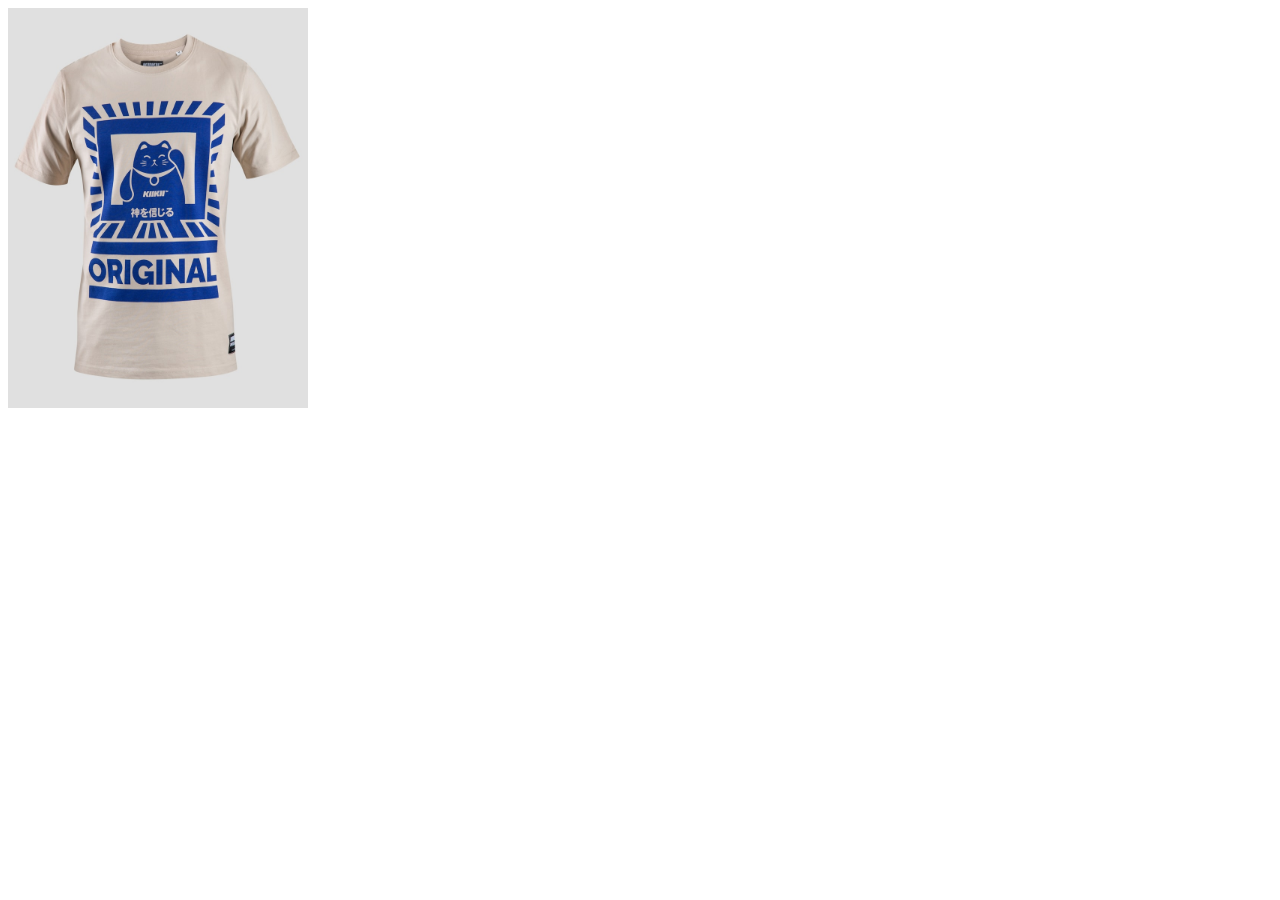
<file: other Issue Asignments/index.html>
<!DOCTYPE html>
<html lang="en">
<head>
  <meta charset="UTF-8">
  <meta name="viewport" content="width=device-width, initial-scale=1.0">
  <title>Document</title>
  <style>
    .main{
      width: 300px;
      height: 400px;

      z-index: 1;
      overflow: hidden;
      position: relative;
    }
    .main:hover img, .main:hover .h2{
      transform: scale(1.1);
      visibility: visible;
    }
    img{
      width: 100%;
      height: 100%;
      
    }
    /* .main:hover .h2{
      visibility: visible;
    } */

    .h2{
      position: absolute;
      /* top: 20px; */
      bottom: 0px;
      visibility: hidden;
    }
  </style>
</head>
<body>
  <div class="main">
    <img src="../colorlib/assets/2nd product.jpg" alt="">
    <div class="h2">
      <h2>Danish</h2>
      <h4>this is great</h4>
   </div>
  </div>
  
  
  
  

  
</body>
</html>
</file>
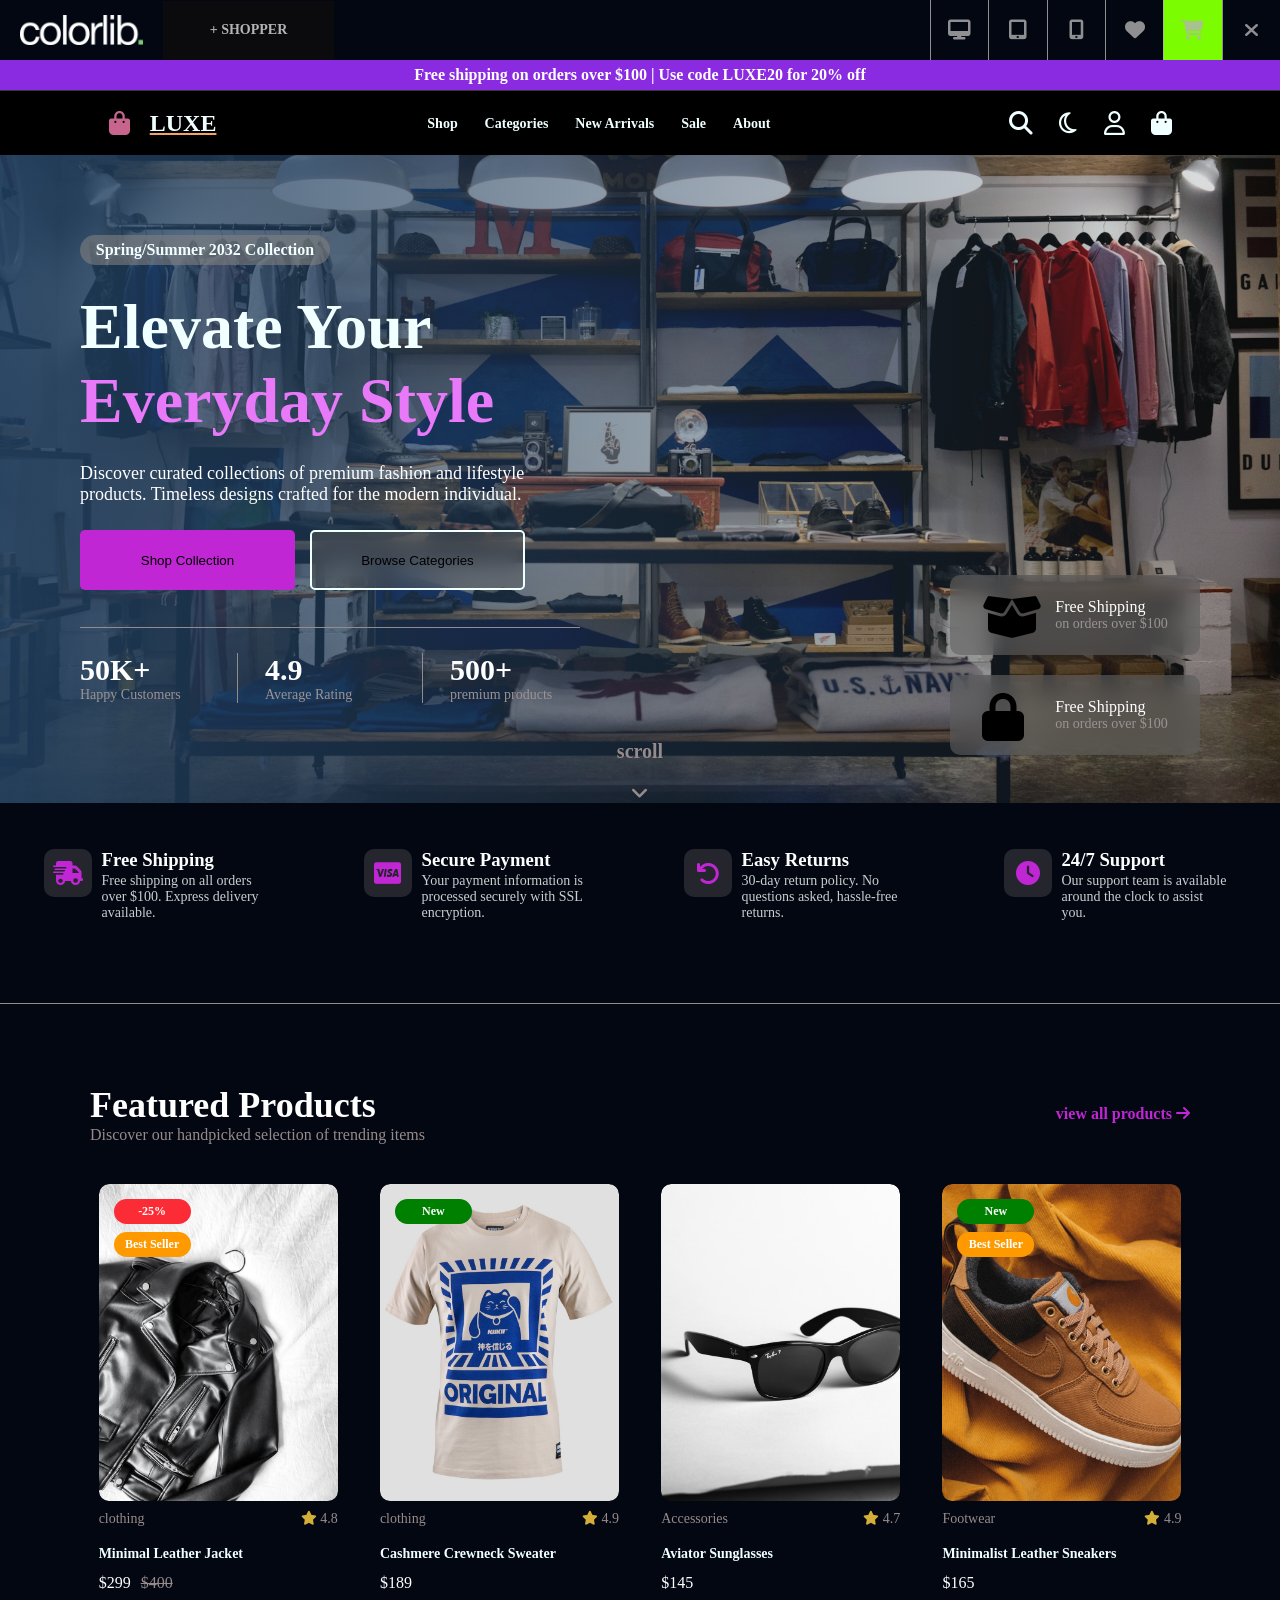
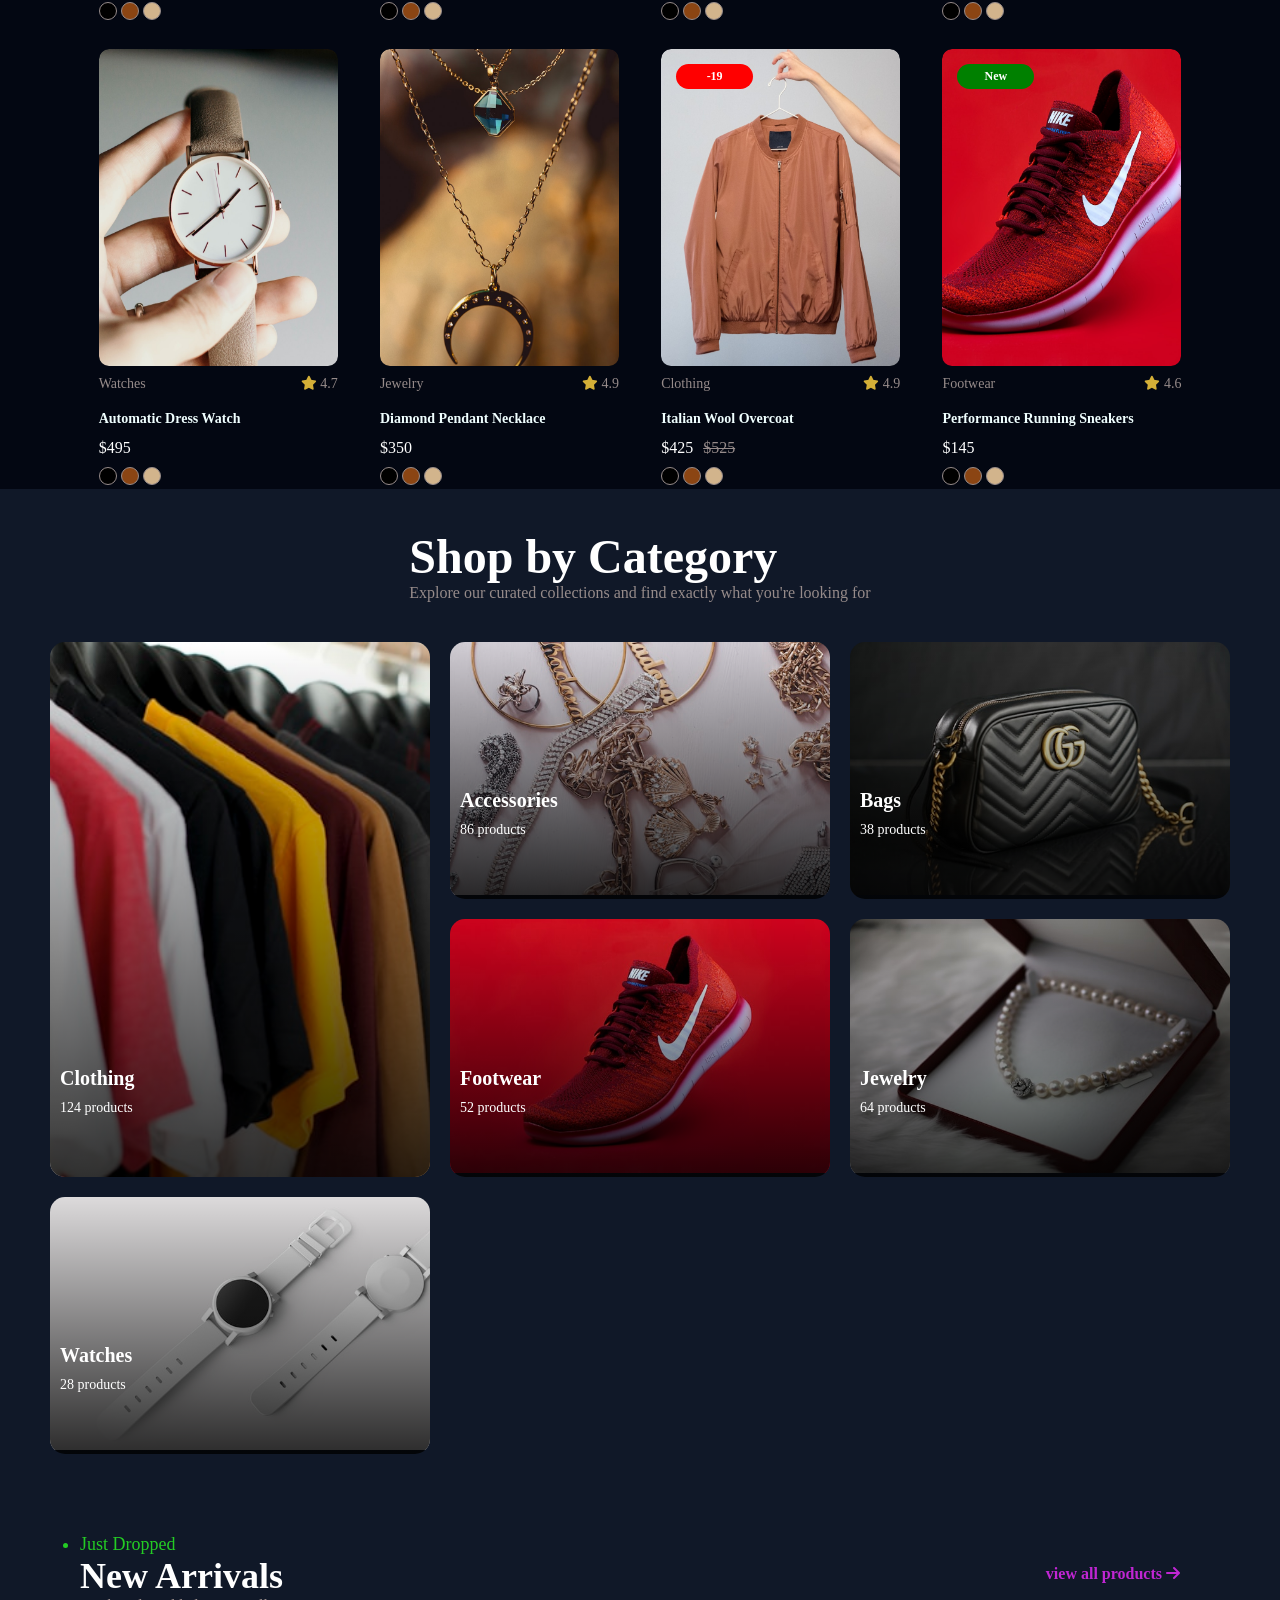
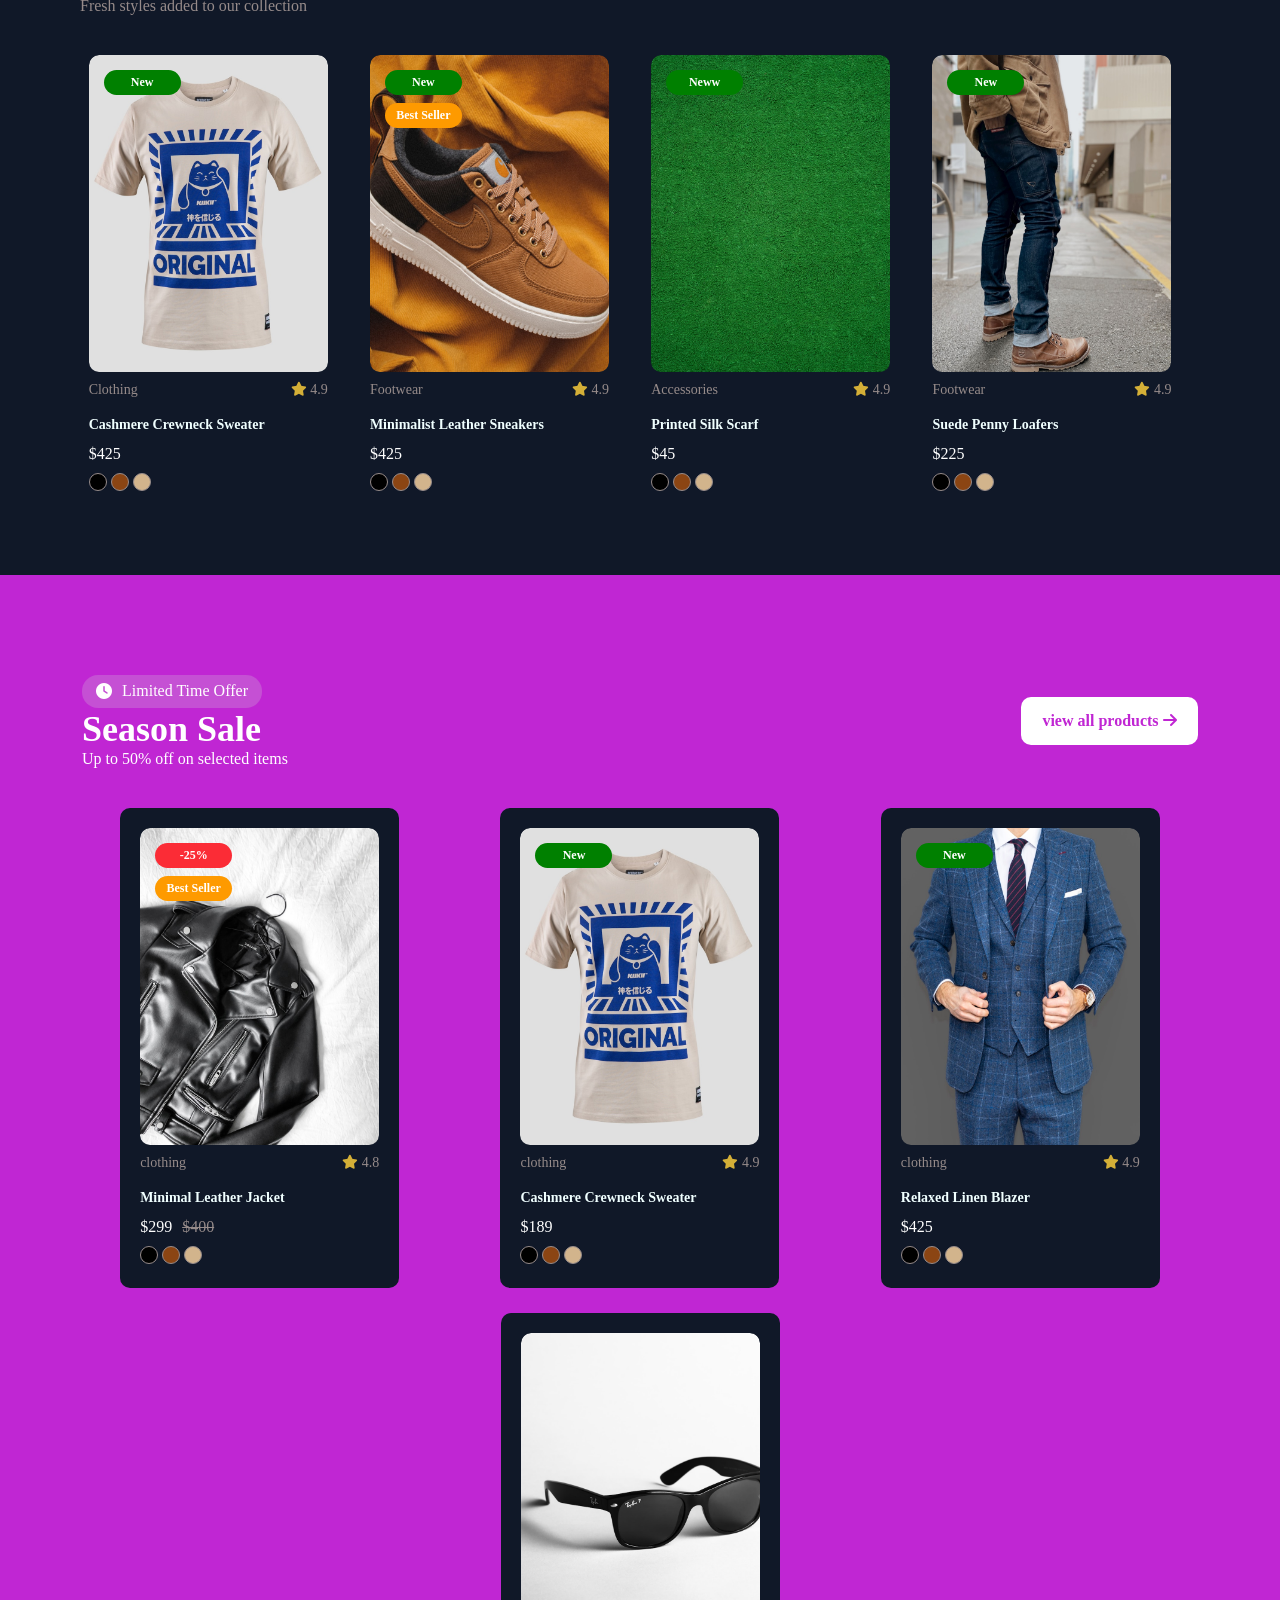
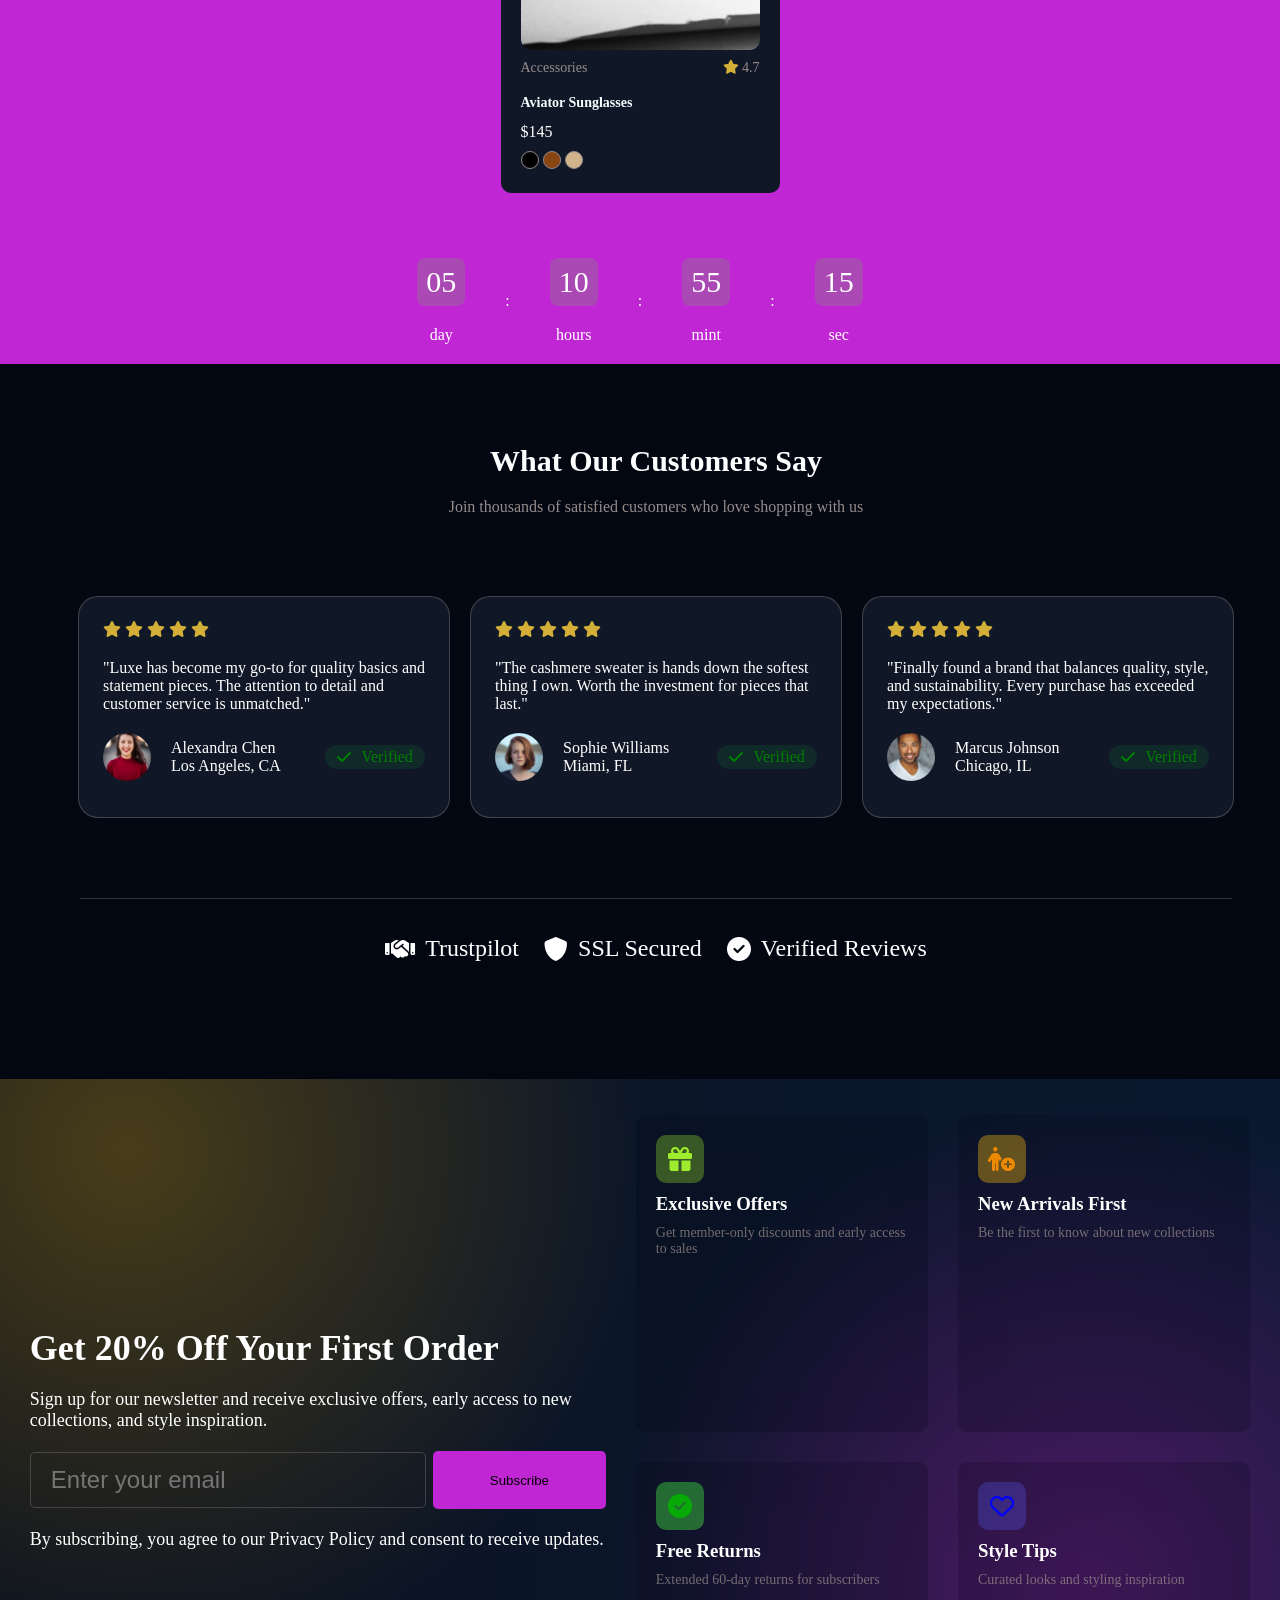
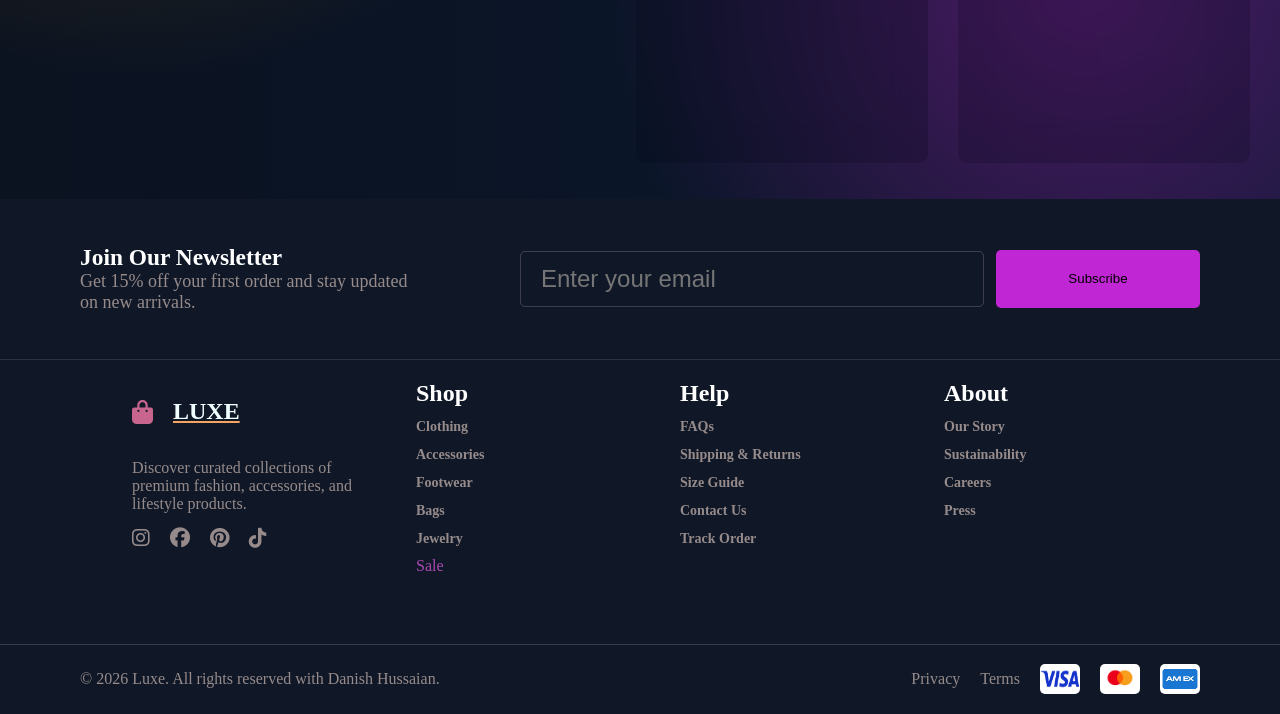
<file: colorlib/html/index.html>
<!doctype html>
<html lang="en">
  <head>
    <meta charset="UTF-8" />
    <meta name="viewport" content="width=device-width, initial-scale=1.0" />
    <title>Colorlib</title>
    <link rel="stylesheet" href="../css/style.css" />
    <link
      rel="stylesheet"
      href="https://cdnjs.cloudflare.com/ajax/libs/font-awesome/6.5.1/css/all.min.css"
    />
  </head>
  <body>
    <div class="top">
      <div class="left">
        <div class="inner-left">
          <img src="../assets/logo.png" alt="Image" />
        </div>
        <div class="inner-right"><a href="#">+ SHOPPER</a></div>
      </div>
      <div class="right">
        <div class="right-options"><i class="fa-solid fa-desktop"></i></div>
        <div class="right-options">
          <i class="fa-solid fa-tablet-screen-button"></i>
        </div>
        <div class="right-options">
          <i class="fa-solid fa-mobile-screen-button"></i>
        </div>
        <div class="right-options" id="heart">
          <i class="fa-solid fa-heart"></i>
        </div>
        <div class="right-options" id="cart-logo">
          <i class="fa-solid fa-cart-shopping"></i>
        </div>
        <div class="right-options"><i class="fa-solid fa-xmark"></i></div>
      </div>
    </div>
    <header>
      Free shipping on orders over $100 | Use code LUXE20 for 20% off
    </header>
    

    <section class="hero_section">
      <nav>
      <div class="icone-div">
        <i class="fa-solid fa-bag-shopping" id="logo-icon"></i>
        <h1>LUXE</h1>
      </div>
      <div class="links">
        <ul>
          <li><a href="#Shop">Shop</a></li>
          <li><a href="#Categories">Categories</a></li>
          <li><a href="#New Arrivals">New Arrivals</a></li>
          <li><a href="#Sale">Sale</a></li>
          <li><a href="#About">About</a></li>
        </ul>
      </div>
      <div class="right-options">
        <i class="fa-solid fa-magnifying-glass"></i>
        <i class="fa-regular fa-moon"></i>
        <i class="fa-regular fa-user"></i>
        <i class="fa-solid fa-bag-shopping"></i>
      </div>
    </nav>
      <div class="bg_color">
        <div class="bg_color-inner">
          <h4>Spring/Summer 2032 Collection</h4>
          <h1 class="main-heading">
            Elevate Your <strong>Everyday Style</strong>
          </h1>
          <p class="main-description">
            Discover curated collections of premium fashion and lifestyle
            products. Timeless designs crafted for the modern individual.
          </p>
          <div class="buttons">
            <button>Shop Collection</button>
            <button class="button2">Browse Categories</button>
          </div>
        </div>

        <div class="review">
          <div class="reviews-left">
            <div class="stat-item">
              <h3>50K+</h3>
              <p>Happy Customers</p>
            </div>
            <span></span>
            <div class="stat-item">
              <h3>4.9</h3>
              <p>Average Rating</p>
            </div>
            <span></span>
            <div class="stat-item">
              <h3>500+</h3>
              <p>premium products</p>
            </div>
          </div>
          <div class="quick-shop">
            <div class="quick-shop-inner">
              <div class="quick-logo">
                <i class="fa-solid fa-box-open"></i>
              </div>
              <div class="quick-description">
                <p class="offer">Free Shipping</p>
                <p class="offer-descption">on orders over $100</p>
              </div>
            </div>
            <div class="quick-shop-inner">
              <div class="quick-logo">
                <i class="fa-solid fa-lock"></i>
              </div>
              <div class="quick-description">
                <p class="offer">Free Shipping</p>
                <p class="offer-descption">on orders over $100</p>
              </div>
            </div>
          </div>
        </div>
        <div class="scroll">
          <span>scroll</span>
          <i class="fa-solid fa-angle-down" id="down-angle"></i>
        </div>
      </div>
    </section>
    <section class="facilities">
      <div class="facilities-options">
        <div class="facilities-icon">
          <i class="fa-solid fa-truck-fast"></i>
        </div>
        <div class="facilities-descriptions">
          <h3 class="facilities-h3">Free Shipping</h3>
          <p class="facilities-p">
            Free shipping on all orders over $100. Express delivery available.
          </p>
        </div>
      </div>

      <div class="facilities-options">
        <div class="facilities-icon">
          <i class="fa-brands fa-cc-visa"></i>
        </div>
        <div class="facilities-descriptions">
          <h3 class="facilities-h3">Secure Payment</h3>
          <p class="facilities-p">
            Your payment information is processed securely with SSL encryption.
          </p>
        </div>
      </div>

      <div class="facilities-options">
        <div class="facilities-icon">
          <i class="fa-solid fa-arrow-rotate-left"></i>
        </div>
        <div class="facilities-descriptions">
          <h3 class="facilities-h3">Easy Returns</h3>
          <p class="facilities-p">
            30-day return policy. No questions asked, hassle-free returns.
          </p>
        </div>
      </div>

      <div class="facilities-options">
        <div class="facilities-icon">
          <i class="fa-solid fa-clock"></i>
        </div>
        <div class="facilities-descriptions">
          <h3 class="facilities-h3">24/7 Support</h3>
          <p class="facilities-p">
            Our support team is available around the clock to assist you.
          </p>
        </div>
      </div>
    </section>

    <section class="products">
      <div class="headings">
        <div class="headings-left">
          <h2>Featured Products</h2>
          <p>Discover our handpicked selection of trending items</p>
        </div>

        <div class="headings-right">
          <a href="#"
            >view all products
            <i class="fa-solid fa-arrow-right" id="arrow-right"></i
          ></a>
        </div>
      </div>
      <div class="cards">
        <div class="card">
          <div class="image-container">
            <div class="seller-detail">
              <h3 class="discount">-25%</h3>
              <h3 class="seller">Best Seller</h3>
            </div>

            <img id="pic" src="../assets/clothes1.jpg" alt="" />
            <div class="pic-add-to-cart">
              <div class="add-to-cart">Add to cart</div>
              <div class="cart-like"><i class="fa-solid fa-heart"></i></div>
            </div>
          </div>
          <div class="products-details">
            <div class="product-category">
              <p>clothing</p>
              <span><i class="fa-solid fa-star"></i> 4.8</span>
            </div>
            <h3 class="product-name"><a href="#">Minimal Leather Jacket</a></h3>
            <div class="price">
              <span>$299</span>
              <span>$400</span>
            </div>
            <div class="available-varieties">
              <span class="variety" style="background-color: black"></span>
              <span class="variety" style="background-color: #8b4513"> </span>
              <span class="variety" style="background-color: #d2b48c"> </span>
            </div>
          </div>
        </div>

        <div class="card">
          <div class="image-container">
            <div class="seller-detail">
              <h3 class="discount" style="background-color: green">New</h3>
              <!-- <h3 class="seller">Best Seller</h3> -->
            </div>

            <img id="pic" src="../assets/2nd product.jpg" alt="" />
            <div class="pic-add-to-cart">
              <div class="add-to-cart">Add to cart</div>
              <div class="cart-like"><i class="fa-solid fa-heart"></i></div>
            </div>
          </div>

          <div class="products-details">
            <div class="product-category">
              <p>clothing</p>
              <span><i class="fa-solid fa-star"></i> 4.9</span>
            </div>
            <h3 class="product-name">
              <a href="#">Cashmere Crewneck Sweater</a>
            </h3>
            <div class="price">
              <span>$189</span>
              <!-- <span>$400</span> -->
            </div>
            <div class="available-varieties">
              <span class="variety" style="background-color: black"></span>
              <span class="variety" style="background-color: #8b4513"> </span>
              <span class="variety" style="background-color: #d2b48c"> </span>
            </div>
          </div>
        </div>

        <div class="card">
          <div class="image-container">
            <div class="seller-detail">
              <!-- <h3 class="discount" style="background-color: green;">New</h3> -->
              <!-- <h3 class="seller">Best Seller</h3> -->
            </div>

            <img id="pic" src="../assets/3rdimage.jpg" alt="" />
            <div class="pic-add-to-cart">
              <div class="add-to-cart">Add to cart</div>
              <div class="cart-like"><i class="fa-solid fa-heart"></i></div>
            </div>
          </div>

          <div class="products-details">
            <div class="product-category">
              <p>Accessories</p>
              <span><i class="fa-solid fa-star"></i> 4.7</span>
            </div>
            <h3 class="product-name"><a href="#">Aviator Sunglasses</a></h3>
            <div class="price">
              <span>$145</span>
              <!-- <span>$400</span> -->
            </div>
            <div class="available-varieties">
              <span class="variety" style="background-color: black"></span>
              <span class="variety" style="background-color: #8b4513"> </span>
              <span class="variety" style="background-color: #d2b48c"> </span>
            </div>
          </div>
        </div>

        <div class="card">
          <div class="image-container">
            <div class="seller-detail">
              <h3 class="discount" style="background-color: green">New</h3>
              <h3 class="seller">Best Seller</h3>
            </div>

            <img id="pic" src="../assets/4th.jpg" alt="" />
            <div class="pic-add-to-cart">
              <div class="add-to-cart">Add to cart</div>
              <div class="cart-like"><i class="fa-solid fa-heart"></i></div>
            </div>
          </div>

          <div class="products-details">
            <div class="product-category">
              <p>Footwear</p>
              <span><i class="fa-solid fa-star"></i> 4.9</span>
            </div>
            <h3 class="product-name">
              <a href="#">Minimalist Leather Sneakers</a>
            </h3>
            <div class="price">
              <span>$165</span>
              <!-- <span>$400</span> -->
            </div>
            <div class="available-varieties">
              <span class="variety" style="background-color: black"></span>
              <span class="variety" style="background-color: #8b4513"> </span>
              <span class="variety" style="background-color: #d2b48c"> </span>
            </div>
          </div>
        </div>

        <div class="card">
          <div class="image-container">
            <div class="seller-detail">
              <!-- <h3 class="discount" style="background-color: green;">New</h3> -->
              <!-- <h3 class="seller">Best Seller</h3> -->
            </div>

            <img id="pic" src="../assets/5th.jpg" alt="" />
            <div class="pic-add-to-cart">
              <div class="add-to-cart">Add to cart</div>
              <div class="cart-like"><i class="fa-solid fa-heart"></i></div>
            </div>
          </div>

          <div class="products-details">
            <div class="product-category">
              <p>Watches</p>
              <span><i class="fa-solid fa-star"></i> 4.7</span>
            </div>
            <h3 class="product-name"><a href="#">Automatic Dress Watch</a></h3>
            <div class="price">
              <span>$495</span>
              <!-- <span>$400</span> -->
            </div>
            <div class="available-varieties">
              <span class="variety" style="background-color: black"></span>
              <span class="variety" style="background-color: #8b4513"> </span>
              <span class="variety" style="background-color: #d2b48c"> </span>
            </div>
          </div>
        </div>

        <div class="card">
          <div class="image-container">
            <div class="seller-detail">
              <!-- <h3 class="discount" style="background-color: green;">New</h3> -->
              <!-- <h3 class="seller">Best Seller</h3> -->
            </div>

            <img id="pic" src="../assets/6th.jpg" alt="" />
            <div class="pic-add-to-cart">
              <div class="add-to-cart">Add to cart</div>
              <div class="cart-like"><i class="fa-solid fa-heart"></i></div>
            </div>
          </div>

          <div class="products-details">
            <div class="product-category">
              <p>Jewelry</p>
              <span><i class="fa-solid fa-star"></i> 4.9</span>
            </div>
            <h3 class="product-name">
              <a href="#">Diamond Pendant Necklace</a>
            </h3>
            <div class="price">
              <span>$350</span>
              <!-- <span>$400</span> -->
            </div>
            <div class="available-varieties">
              <span class="variety" style="background-color: black"></span>
              <span class="variety" style="background-color: #8b4513"> </span>
              <span class="variety" style="background-color: #d2b48c"> </span>
            </div>
          </div>
        </div>

        <div class="card">
          <div class="image-container">
            <div class="seller-detail">
              <h3 class="discount" style="background-color: red">-19</h3>
              <!-- <h3 class="seller">Best Seller</h3> -->
            </div>

            <img id="pic" src="../assets/7th.jpg" alt="" />
            <div class="pic-add-to-cart">
              <div class="add-to-cart">Add to cart</div>
              <div class="cart-like"><i class="fa-solid fa-heart"></i></div>
            </div>
          </div>

          <div class="products-details">
            <div class="product-category">
              <p>Clothing</p>
              <span><i class="fa-solid fa-star"></i> 4.9</span>
            </div>
            <h3 class="product-name"><a href="#">Italian Wool Overcoat</a></h3>
            <div class="price">
              <span>$425</span>
              <span>$525</span>
              <!-- <span>$400</span> -->
            </div>
            <div class="available-varieties">
              <span class="variety" style="background-color: black"></span>
              <span class="variety" style="background-color: #8b4513"> </span>
              <span class="variety" style="background-color: #d2b48c"> </span>
            </div>
          </div>
        </div>

        <div class="card">
          <div class="image-container">
            <div class="seller-detail">
              <h3 class="discount" style="background-color: green">New</h3>
              <!-- <h3 class="seller">Best Seller</h3> -->
            </div>

            <img id="pic" src="../assets/8th.jpg" alt="" />
            <div class="pic-add-to-cart">
              <div class="add-to-cart">Add to cart</div>
              <div class="cart-like"><i class="fa-solid fa-heart"></i></div>
            </div>
          </div>

          <div class="products-details">
            <div class="product-category">
              <p>Footwear</p>
              <span><i class="fa-solid fa-star"></i> 4.6</span>
            </div>
            <h3 class="product-name">
              <a href="#">Performance Running Sneakers</a>
            </h3>
            <div class="price">
              <span>$145</span>
              <!-- <span>$400</span> -->
            </div>
            <div class="available-varieties">
              <span class="variety" style="background-color: black"></span>
              <span class="variety" style="background-color: #8b4513"> </span>
              <span class="variety" style="background-color: #d2b48c"> </span>
            </div>
          </div>
        </div>
      </div>
    </section>

    <section class="shop-by-category">
      <div class="shop-by-category-headings">
        <h2>Shop by Category</h2>
        <p>
          Explore our curated collections and find exactly what you're looking
          for
        </p>
      </div>
      <div class="shop-by-category-items">
        <div class="big-item">
          <img id="c-img" src="../assets/c1.jpg" alt="" />
          <div class="bottom-color"></div>
          <div class="big-details">
            <h3 class="items-types">Clothing</h3>
            <p class="item-qty">124 products</p>
            <p class="shop-now">
              Shop now <i class="fa-solid fa-arrow-right" id="arrow-right1"></i>
            </p>
          </div>
        </div>

        <div class="minor-item">
          <div class="big-item">
            <img id="c-img" src="../assets/c2.jpg" alt="" />
            <div class="bottom-color"></div>
            <div class="big-details">
              <h3 class="items-types">Accessories</h3>
              <p class="item-qty">86 products</p>
              <p class="shop-now">
                Shop now
                <i class="fa-solid fa-arrow-right" id="arrow-right1"></i>
              </p>
            </div>
          </div>
        </div>
        <div class="minor-item">
          <div class="big-item">
            <img id="c-img" src="../assets/c3.jpg" alt="" />
            <div class="bottom-color"></div>
            <div class="big-details">
              <h3 class="items-types">Bags</h3>
              <p class="item-qty">38 products</p>
              <p class="shop-now">
                Shop now
                <i class="fa-solid fa-arrow-right" id="arrow-right1"></i>
              </p>
            </div>
          </div>
        </div>
        <div class="minor-item">
          <div class="big-item">
            <img id="c-img" src="../assets/c4.jpg" alt="" />
            <div class="bottom-color"></div>
            <div class="big-details">
              <h3 class="items-types">Footwear</h3>
              <p class="item-qty">52 products</p>
              <p class="shop-now">
                Shop now
                <i class="fa-solid fa-arrow-right" id="arrow-right1"></i>
              </p>
            </div>
          </div>
        </div>
        <div class="minor-item">
          <div class="big-item">
            <img id="c-img" src="../assets/c5.jpg" alt="" />
            <div class="bottom-color"></div>
            <div class="big-details">
              <h3 class="items-types">Jewelry</h3>
              <p class="item-qty">64 products</p>
              <p class="shop-now">
                Shop now
                <i class="fa-solid fa-arrow-right" id="arrow-right1"></i>
              </p>
            </div>
          </div>
        </div>
        <div class="minor-item">
          <div class="big-item">
            <img id="c-img" src="../assets/c6.jpg" alt="" />
            <div class="bottom-color"></div>
            <div class="big-details">
              <h3 class="items-types">Watches</h3>
              <p class="item-qty">28 products</p>
              <p class="shop-now">
                Shop now
                <i class="fa-solid fa-arrow-right" id="arrow-right1"></i>
              </p>
            </div>
          </div>
        </div>
      </div>
    </section>

    <section class="new-arrival">
      <div class="headings">
        <div class="headings-left">
          <ul><li style="color: rgb(36, 204, 36); font-size: 18px; ">Just Dropped</li></ul>
          <h2>New Arrivals</h2>
          <p>Fresh styles added to our collection</p>
        </div>

        <div class="headings-right">
          <a href="#"
            >view all products
            <i class="fa-solid fa-arrow-right" id="arrow-right"></i
          ></a>
        </div>
      </div>


      <div class="cards">
        <div class="card">
          <div class="image-container">
            <div class="seller-detail">
              <h3 class="discount" style="background-color: green">New</h3>
              <!-- <h3 class="seller">Best Seller</h3> -->
            </div>

            <img id="pic" src="../assets/ac1.jpg" alt="" />
            <div class="pic-add-to-cart">
              <div class="add-to-cart">Add to cart</div>
              <div class="cart-like"><i class="fa-solid fa-heart"></i></div>
            </div>
          </div>

          <div class="products-details">
            <div class="product-category">
              <p>Clothing</p>
              <span><i class="fa-solid fa-star"></i> 4.9</span>
            </div>
            <h3 class="product-name"><a href="#">Cashmere Crewneck Sweater</a></h3>
            <div class="price">
              <span>$425</span>
              <!-- <span>$525</span> -->
              <!-- <span>$400</span> -->
            </div>
            <div class="available-varieties">
              <span class="variety" style="background-color: black"></span>
              <span class="variety" style="background-color: #8b4513"> </span>
              <span class="variety" style="background-color: #d2b48c"> </span>
            </div>
          </div>
        </div>

      <div class="card">
          <div class="image-container">
            <div class="seller-detail">
              <h3 class="discount" style="background-color: green">New</h3>
              <h3 class="seller">Best Seller</h3>
            </div>

            <img id="pic" src="../assets/ac2.jpg" alt="" />
            <div class="pic-add-to-cart">
              <div class="add-to-cart">Add to cart</div>
              <div class="cart-like"><i class="fa-solid fa-heart"></i></div>
            </div>
          </div>

          <div class="products-details">
            <div class="product-category">
              <p>Footwear</p>
              <span><i class="fa-solid fa-star"></i> 4.9</span>
            </div>
            <h3 class="product-name"><a href="#">Minimalist Leather Sneakers</a></h3>
            <div class="price">
              <span>$425</span>
              <!-- <span>$525</span> -->
              <!-- <span>$400</span> -->
            </div>
            <div class="available-varieties">
              <span class="variety" style="background-color: black"></span>
              <span class="variety" style="background-color: #8b4513"> </span>
              <span class="variety" style="background-color: #d2b48c"> </span>
            </div>
          </div>
        </div>
        <div class="card">
          <div class="image-container">
            <div class="seller-detail">
              <h3 class="discount" style="background-color: green">Neww</h3>
              <!-- <h3 class="seller">Best Seller</h3> -->
            </div>

            <img id="pic" src="../assets/ac3.jpg" alt="" />
            <div class="pic-add-to-cart">
              <div class="add-to-cart">Add to cart</div>
              <div class="cart-like"><i class="fa-solid fa-heart"></i></div>
            </div>
          </div>

          <div class="products-details">
            <div class="product-category">
              <p>Accessories</p>
              <span><i class="fa-solid fa-star"></i> 4.9</span>
            </div>
            <h3 class="product-name"><a href="#">Printed Silk Scarf</a></h3>
            <div class="price">
              <span>$45</span>
              <!-- <span>$525</span> -->
              <!-- <span>$400</span> -->
            </div>
            <div class="available-varieties">
              <span class="variety" style="background-color: black"></span>
              <span class="variety" style="background-color: #8b4513"> </span>
              <span class="variety" style="background-color: #d2b48c"> </span>
            </div>
          </div>
        </div>

        <div class="card">
          <div class="image-container">
            <div class="seller-detail">
              <h3 class="discount" style="background-color: green">New</h3>
              <!-- <h3 class="seller">Best Seller</h3> -->
            </div>

            <img id="pic" src="../assets/ac4.jpg" alt="" />
            <div class="pic-add-to-cart">
              <div class="add-to-cart">Add to cart</div>
              <div class="cart-like"><i class="fa-solid fa-heart"></i></div>
            </div>
          </div>

          <div class="products-details">
            <div class="product-category">
              <p>Footwear</p>
              <span><i class="fa-solid fa-star"></i> 4.9</span>
            </div>
            <h3 class="product-name"><a href="#">Suede Penny Loafers</a></h3>
            <div class="price">
              <span>$225</span>
              <!-- <span>$525</span> -->
              <!-- <span>$400</span> -->
            </div>
            <div class="available-varieties">
              <span class="variety" style="background-color: black"></span>
              <span class="variety" style="background-color: #8b4513"> </span>
              <span class="variety" style="background-color: #d2b48c"> </span>
            </div>
          </div>
        </div>

      </div>
      </div>
    </section>




    <section class=" seasonsale">
      <div class="headings season-headings">
        <div class="headings-left">
          <div class="time-limit">
            <i class="fa-solid fa-clock"></i><p>Limited Time Offer</p>
          </div>
          <h2 >Season Sale</h2>
          <p style="color: white;">Up to 50% off on selected items</p>
        </div>

        <div class="headings-right season-right-headings">
          <a href="#"
            >view all products
            <i class="fa-solid fa-arrow-right" id="arrow-right"></i
          ></a>
        </div>
      </div>
      
      <div class="cards seasoncards ">
        <div class="season">
        <div class="card ">
          <div class="image-container">
            <div class="seller-detail">
              <h3 class="discount">-25%</h3>
              <h3 class="seller">Best Seller</h3>
            </div>

            <img id="pic" src="../assets/clothes1.jpg" alt="" />
            <div class="pic-add-to-cart pic-add-to-cart-season">
              <div class="add-to-cart ">Add to cart</div>
              <div class="cart-like"><i class="fa-solid fa-heart"></i></div>
            </div>
          </div>
          <div class="products-details">
            <div class="product-category">
              <p>clothing</p>
              <span><i class="fa-solid fa-star"></i> 4.8</span>
            </div>
            <h3 class="product-name"><a href="#">Minimal Leather Jacket</a></h3>
            <div class="price">
              <span>$299</span>
              <span>$400</span>
            </div>
            <div class="available-varieties">
              <span class="variety" style="background-color: black"></span>
              <span class="variety" style="background-color: #8b4513"> </span>
              <span class="variety" style="background-color: #d2b48c"> </span>
            </div>
          </div>
        </div>
        </div>

        <div class="season">
        <div class="card">
          <div class="image-container">
            <div class="seller-detail">
              <h3 class="discount" style="background-color: green">New</h3>
              <!-- <h3 class="seller">Best Seller</h3> -->
            </div>

            <img id="pic" src="../assets/2nd product.jpg" alt="" />
            <div class="pic-add-to-cart">
              <div class="add-to-cart">Add to cart</div>
              <div class="cart-like"><i class="fa-solid fa-heart"></i></div>
            </div>
          </div>

          <div class="products-details">
            <div class="product-category">
              <p>clothing</p>
              <span><i class="fa-solid fa-star"></i> 4.9</span>
            </div>
            <h3 class="product-name">
              <a href="#">Cashmere Crewneck Sweater</a>
            </h3>
            <div class="price">
              <span>$189</span>
              <!-- <span>$400</span> -->
            </div>
            <div class="available-varieties">
              <span class="variety" style="background-color: black"></span>
              <span class="variety" style="background-color: #8b4513"> </span>
              <span class="variety" style="background-color: #d2b48c"> </span>
            </div>
          </div>
        </div>
        </div>

        <div class="season">
        <div class="card">
          <div class="image-container">
            <div class="seller-detail">
              <h3 class="discount" style="background-color: green">New</h3>
              <!-- <h3 class="seller">Best Seller</h3> -->
            </div>

            <img id="pic" src="../assets/blazer.jpg" alt="" />
            <div class="pic-add-to-cart">
              <div class="add-to-cart">Add to cart</div>
              <div class="cart-like"><i class="fa-solid fa-heart"></i></div>
            </div>
          </div>

          <div class="products-details">
            <div class="product-category">
              <p>clothing</p>
              <span><i class="fa-solid fa-star"></i> 4.9</span>
            </div>
            <h3 class="product-name">
              <a href="#">Relaxed Linen Blazer</a>
            </h3>
            <div class="price">
              <span>$425</span>
              <!-- <span>$400</span> -->
            </div>
            <div class="available-varieties">
              <span class="variety" style="background-color: black"></span>
              <span class="variety" style="background-color: #8b4513"> </span>
              <span class="variety" style="background-color: #d2b48c"> </span>
            </div>
          </div>
        </div>
        </div>

        <div class="season">
        <div class="card">
          <div class="image-container">
            <div class="seller-detail">
              <!-- <h3 class="discount" style="background-color: green;">New</h3> -->
              <!-- <h3 class="seller">Best Seller</h3> -->
            </div>

            <img id="pic" src="../assets/3rdimage.jpg" alt="" />
            <div class="pic-add-to-cart">
              <div class="add-to-cart">Add to cart</div>
              <div class="cart-like"><i class="fa-solid fa-heart"></i></div>
            </div>
          </div>

          <div class="products-details">
            <div class="product-category">
              <p>Accessories</p>
              <span><i class="fa-solid fa-star"></i> 4.7</span>
            </div>
            <h3 class="product-name"><a href="#">Aviator Sunglasses</a></h3>
            <div class="price">
              <span>$145</span>
              <!-- <span>$400</span> -->
            </div>
            <div class="available-varieties">
              <span class="variety" style="background-color: black"></span>
              <span class="variety" style="background-color: #8b4513"> </span>
              <span class="variety" style="background-color: #d2b48c"> </span>
            </div>
          </div>
        </div>
        </div>

        <div class="season-timer">
          <div class="onetime">
            <div>05</div>
            <p>day</p>
          </div>
          <span>:</span>
          <div class="onetime">
            <div>10</div>
            <p>hours</p>
          </div>
          <span>:</span>
          <div class="onetime">
            <div>55</div>
            <p>mint</p>
          </div>
          <span>:</span>
          <div class="onetime">
            <div>15</div>
            <p>sec</p>
          </div>
        </div>
      </section>

      <section class="customers-reviews">
        <div class="customer-reviews-heading">
          <h2>What Our Customers Say</h2>
          <p>Join thousands of satisfied customers who love shopping with us</p>
        </div>
        <div class="customer-reviews-cards">

          
          <div class="review-card">
            <div class="stars">
              <i class="fa-solid fa-star" id="stars"></i>
              <i class="fa-solid fa-star" id="stars"></i>
              <i class="fa-solid fa-star" id="stars"></i>
              <i class="fa-solid fa-star" id="stars"></i>
              <i class="fa-solid fa-star" id="stars"></i>
            </div>
            <p>"Luxe has become my go-to for quality basics and statement pieces. The attention to detail and customer service is unmatched."</p>
            <div class="reviewer-details">
              <div class="reviewer-details-left">
                <img src="../assets/customer1 profile pic.jpg" alt="" id="customer-profile">
                <div>
                  <p class="customer-name">Alexandra Chen</p>
                  <p class="customer-residency">Los Angeles, CA</p>
                </div>
              </div>
              <div class="reviewer-details-right" >
                <i class="fa-solid fa-check"></i>
                <p class="verified">Verified</p>
              </div>
            </div>
          </div>

          <div class="review-card">
            <div class="stars">
              <i class="fa-solid fa-star" id="stars"></i>
              <i class="fa-solid fa-star" id="stars"></i>
              <i class="fa-solid fa-star" id="stars"></i>
              <i class="fa-solid fa-star" id="stars"></i>
              <i class="fa-solid fa-star" id="stars"></i>
            </div>
            <p>"The cashmere sweater is hands down the softest thing I own. Worth the investment for pieces that last."</p>
            <div class="reviewer-details">
              <div class="reviewer-details-left">
                <img src="../assets/customer3 profile pic.jpg" alt="" id="customer-profile">
                <div>
                  <p class="customer-name">Sophie Williams</p>
                  <p class="customer-residency">Miami, FL</p>
                </div>
              </div>
              <div class="reviewer-details-right" >
                <i class="fa-solid fa-check"></i>
                <p class="verified">Verified</p>
              </div>
            </div>
          </div>

          <div class="review-card">
            <div class="stars">
              <i class="fa-solid fa-star" id="stars"></i>
              <i class="fa-solid fa-star" id="stars"></i>
              <i class="fa-solid fa-star" id="stars"></i>
              <i class="fa-solid fa-star" id="stars"></i>
              <i class="fa-solid fa-star" id="stars"></i>
            </div>
            <p>"Finally found a brand that balances quality, style, and sustainability. Every purchase has exceeded my expectations."</p>
            <div class="reviewer-details">
              <div class="reviewer-details-left">
                <img src="../assets/customer2 profile pic.jpg" alt="" id="customer-profile">
                <div>
                  <p class="customer-name">Marcus Johnson</p>
                  <p class="customer-residency">Chicago, IL</p>
                </div>
              </div>
              <div class="reviewer-details-right" >
                <i class="fa-solid fa-check"></i>
                <p class="verified">Verified</p>
              </div>
            </div>
          </div>

        </div>

        <div class="security-partners">
          <div class="reviewer-partner">
            <i class="fa-solid fa-handshake"></i>
            <p>Trustpilot</p>
          </div>
          <div class="reviewer-partner">
            <i class="fa-solid fa-shield"></i>
            <p>SSL Secured</p>
          </div>
          <div class="reviewer-partner">
            <i class="fa-solid fa-circle-check"></i>
            <p>Verified Reviews</p>
          </div>

        </div>
      </section>


      <section class="first-order">
        <div class="first-order-left">
          <h2>Get 20% Off Your First Order</h2>
          <p>Sign up for our newsletter and receive exclusive offers, early access to new collections, and style inspiration.</p>
          <div class="input-button">
            <input type="email" required placeholder="Enter your email">
            <button class="subscribe">Subscribe</button>
          </div>
          <p class="condition">By subscribing, you agree to our Privacy Policy and consent to receive updates.</p>
        </div>
        <div class="first-order-right">
          <div class="first-order-offers">
            <i class="fa-solid fa-gift" style="color: rgba(172, 255, 47, 0.89); background-color: rgba(172, 255, 47, 0.295);"></i>
            <h3>Exclusive Offers</h3>
            <p>Get member-only discounts and early access to sales</p>
          </div>

          <div class="first-order-offers">
            <i class="fa-solid fa-person-circle-plus" style="color: rgba(253, 143, 0, 0.911); background-color: rgba(212, 160, 16, 0.438);"></i>
            <h3>New Arrivals First</h3>
            <p>Be the first to know about new collections</p>
          </div>

          <div class="first-order-offers">
            <i class="fa-solid fa-circle-check" style="color: rgb(7, 170, 7); background-color: rgba(71, 238, 71, 0.404);"></i>
            <h3>Free Returns</h3>
            <p>Extended 60-day returns for subscribers</p>
          </div>

          <div class="first-order-offers">
            <i class="fa-regular fa-heart" style="color: blue; background-color: rgba(82, 82, 228, 0.329);"></i>
            <h3>Style Tips</h3>
            <p>Curated looks and styling inspiration</p>
          </div>

        </div>
      </section>

      <section class="newsletter">
        <div class="newsletter-left">
          <h3>Join Our Newsletter</h3>
          <p>Get 15% off your first order and stay updated on new arrivals.</p>
        </div>
        <div class="input-button">
            <input type="email" required placeholder="Enter your email">
            <button class="subscribe">Subscribe</button>
          </div>
      </section>

      <footer>
        <div class="social-details">
          <div class="icone-div social-icon-div" >
            <i class="fa-solid fa-bag-shopping" id="logo-icon"></i>
            <h1>LUXE</h1>
          </div>
          <p>Discover curated collections of premium fashion, accessories, and lifestyle products.</p>
          <div class="social-icons">
            <i class="fa-brands fa-instagram"></i>
            <i class="fa-brands fa-facebook"></i>
            <i class="fa-brands fa-pinterest"></i>
            <i class="fa-brands fa-tiktok"></i>
          </div>
        </div>
        <div class="footer-div-parent">
        <div class="footer-div">
          <h2>Shop</h2>
          <ul>
            <li><a href="#">Clothing</a></li>
            <li><a href="#">Accessories</a></li>
            <li><a href="#">Footwear</a></li>
            <li><a href="#">Bags</a></li>
            <li><a href="#">Jewelry </a></li>
          </ul>
          <li>Sale</li>
        </div>

        <div class="footer-div">
          <h2>Help</h2>
          <ul>
            <li><a href="#">FAQs</a></li>
            <li><a href="#">Shipping & Returns</a></li>
            <li><a href="#">Size Guide</a></li>
            <li><a href="#">Contact Us</a></li>
            <li><a href="#">Track Order </a></li>
          </ul>
        </div>

        <div class="footer-div">
          <h2>About</h2>
          <ul>
            <li><a href="#">Our Story</a></li>
            <li><a href="#">Sustainability</a></li>
            <li><a href="#">Careers</a></li>
            <li><a href="#">Press</a></li>
          </ul>
        </div>
        </div>
      </footer>
      <div class="reserve">
        <p>© 2026 Luxe. All rights reserved with Danish Hussaian.</p>
        <div class="terms-cards">
          <div class="terms">
            <p>Privacy</p>
            <p>Terms</p>
          </div>
          <div class="debitcards">
            <img src="../assets/visa.png" alt="visa">
            <img src="../assets/master.png" alt="master card">
            <img src="../assets/amex.png" alt="AM EX card">
          </div>
        </div>
      </div>
  </body>
</html>
</file>
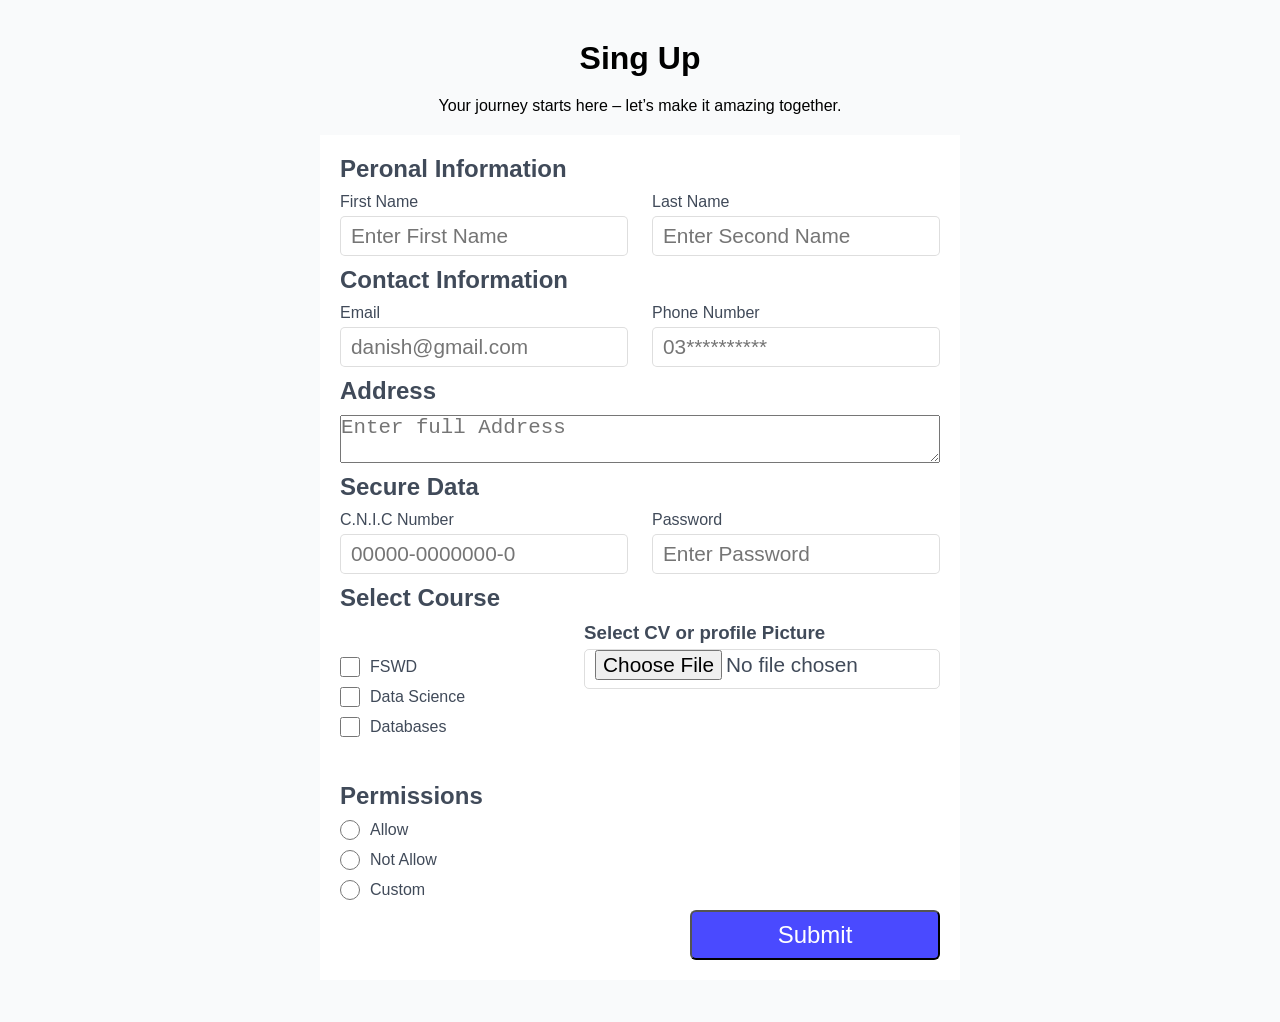
<file: other Issue Asignments/form.html>
<!doctype html>
<html lang="en">
  <head>
    <meta charset="UTF-8" />
    <meta name="viewport" content="width=device-width, initial-scale=1.0" />
    <title>Form</title>
    <link rel="stylesheet" href="form.css">
  </head>
  <body>
    <h1>Sing Up</h1>
    <p>Your journey starts here – let’s make it amazing together.</p>
    <form>
        <h2>Peronal Information</h2>
        <div class="peronal-information">
            <div class="info-group">
                <Label for="first-name" class="required">First Name</Label>
                <input type="text" id="first-name" placeholder="Enter First Name" required>
            </div>
            <div class="info-group">
                <Label for="last-name">Last Name</Label>
                <input type="text" id="last-name" placeholder="Enter Second Name">
            </div>
        </div>
        <h2>Contact Information</h2>
        <div class="peronal-information">
            <div class="info-group">
                <Label for="email">Email</Label>
                <input type="email" id="email" placeholder="danish@gmail.com">
            </div>
            <div class="info-group">
                <Label for="phone">Phone Number</Label>
                <input type="text" id="phone" inputmode="numeric" pattern="[0-9]*" placeholder="03**********" maxlength="11">
            </div>
        </div>
        <h2>Address </h2>
        <div class="peronal-information">
            <textarea name="Address" id="Address" placeholder="Enter full Address"></textarea>
        </div>
        
        <h2>Secure Data</h2>
        <div class="peronal-information">
            <div class="info-group">
                <Label for="cnic">C.N.I.C Number</Label>
                <input type="text" id="cnic"  placeholder="00000-0000000-0" maxlength="15">
            </div>
            <div class="info-group">
                <Label for="password">Password</Label>
                <input type="password" id="password" placeholder="Enter Password">
            </div>
        </div>

        <h2> Select Course</h2>
        <div class="peronal-information">
            <div class="info-group" style="display: flex;  flex-direction: column;  align-items: flex-start; gap: 10px">
                <span ><input type="checkbox" id="course" value="FSWD"> FSWD </span>
                <span ><input type="checkbox" id="course" value="ds">Data Science</span>
                <span ><input type="checkbox" id="course" value="db">Databases</span>
            </div>
            
            <div class="info-group" style="width: 70%; height: 150px; display: flex; flex-direction: column;">
                <h3>Select CV or profile Picture</h3>
                <input type="file" accept=".jpg,.png,.pdf"> 
                
            </div>
        </div>

        <h2> Permissions</h2>
        <div class="peronal-information">
            <div class="info-group" style="display: flex;  flex-direction: column;  align-items: flex-start; gap: 10px">
                <span ><input type="radio" name="course" value="FSWD"> Allow </span>
                <span ><input type="radio" name="course" value="ds">Not Allow</span>
                <span ><input type="radio" name="course" value="db">Custom</span>
            </div>
        </div>
         <button type="submit">Submit</button>
    </form>
  </body>
</html>

<!-- 
output => compouter , 
input => data user say lyty  -->
</file>
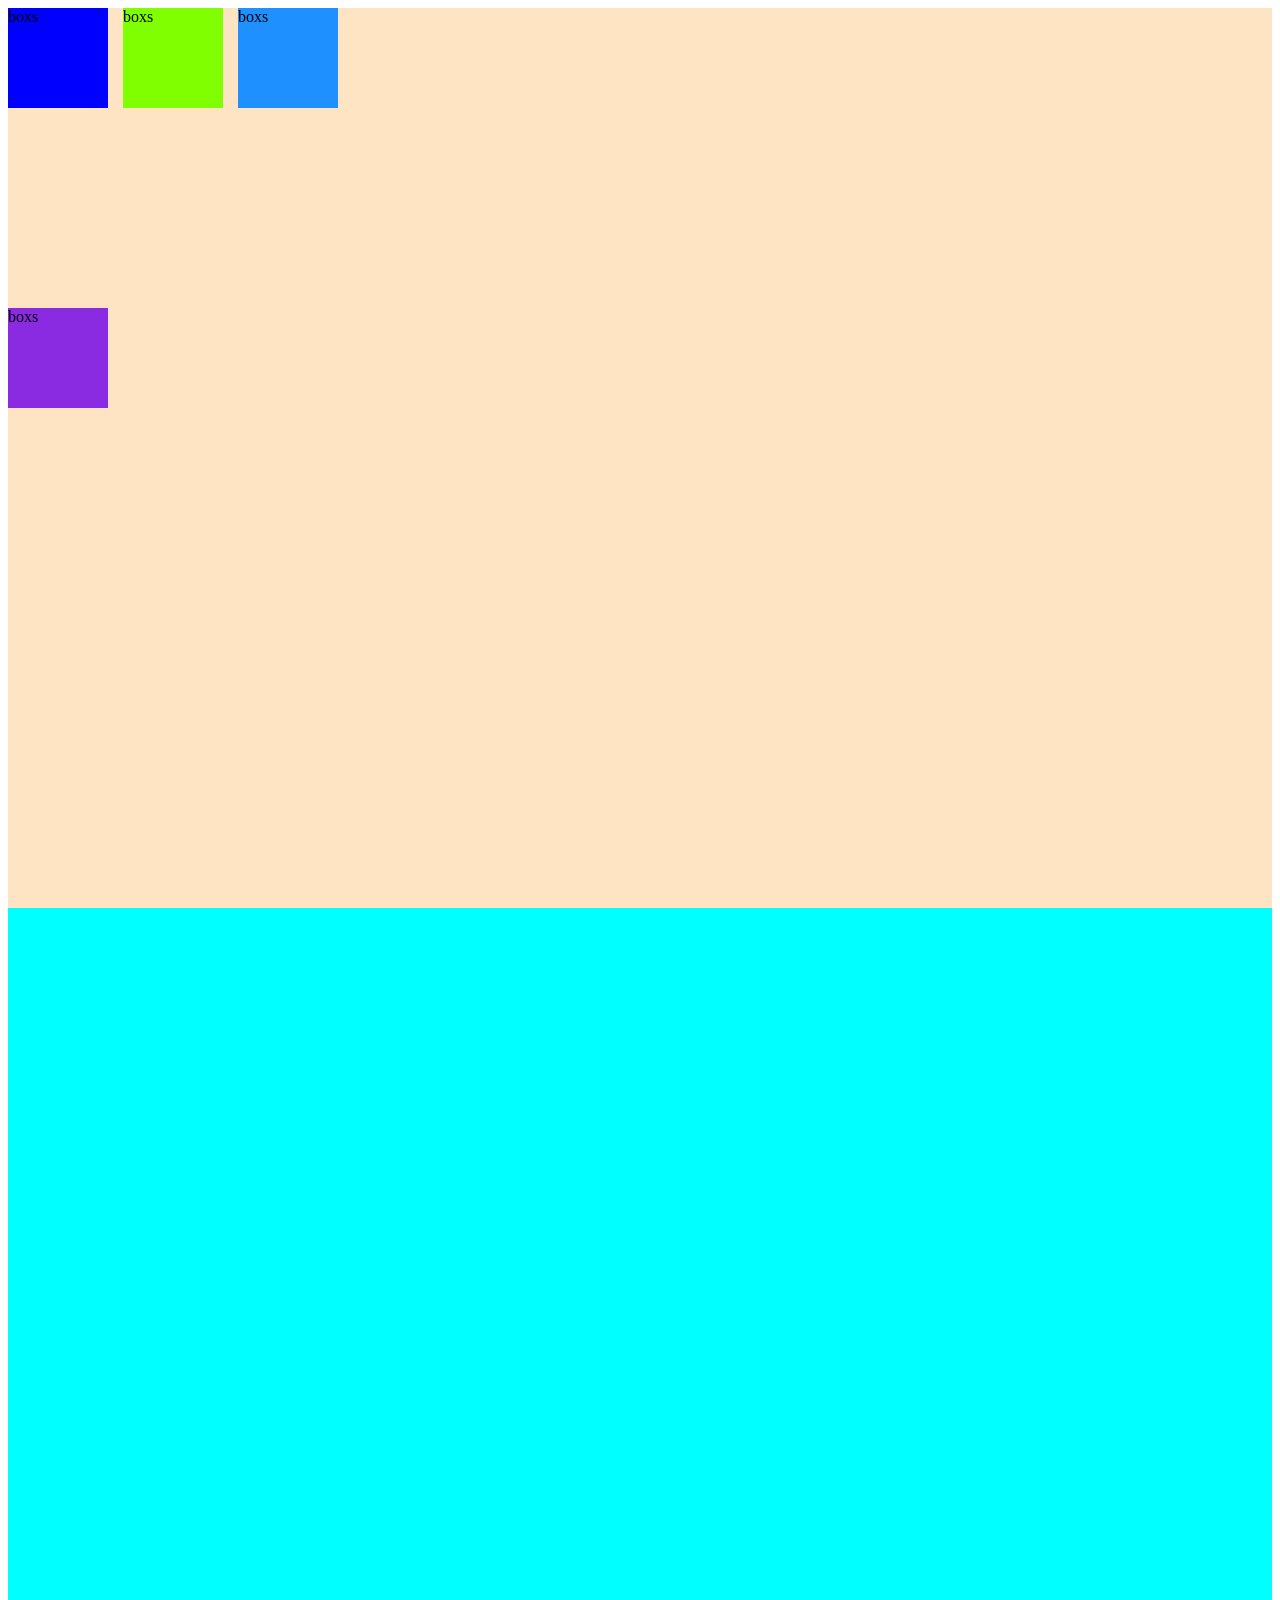
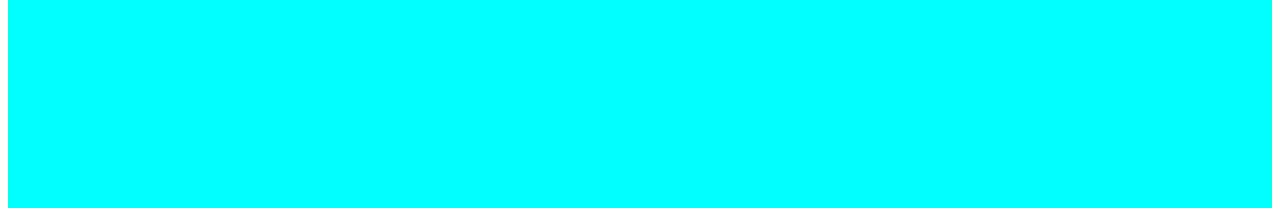
<file: other Issue Asignments/position.html>
<!DOCTYPE html>
<html lang="en">
<head>
    <meta charset="UTF-8">
    <meta name="viewport" content="width=device-width, initial-scale=1.0">
    <title>Document</title>
    <style>
        .flex{
            background-color: bisque;
            display: flex;
            height: 100vh;
            gap: 15px;
            position: relative;
        }
        .box{
            width: 100px;
            height: 100px;
        }
        .box1{
            background-color: blue;
        }
        .box2{
            background-color: blueviolet;
            position: absolute;
            top: 300px;

        }
        .box3{
            background-color: chartreuse;
        }
        .box4{
            background-color: dodgerblue;
        }
        .second{
            height: 100vh;
            background-color: aqua;
        }

    </style>
</head>
<body>
    <div class="flex">
        <div class="box box1">boxs</div>
        <div class="box box2">boxs</div>
        <div class="box box3">boxs</div>
        <div class="box box4">boxs</div>
    </div>
    <div class="second"></div>
</body>
</html>
</file>
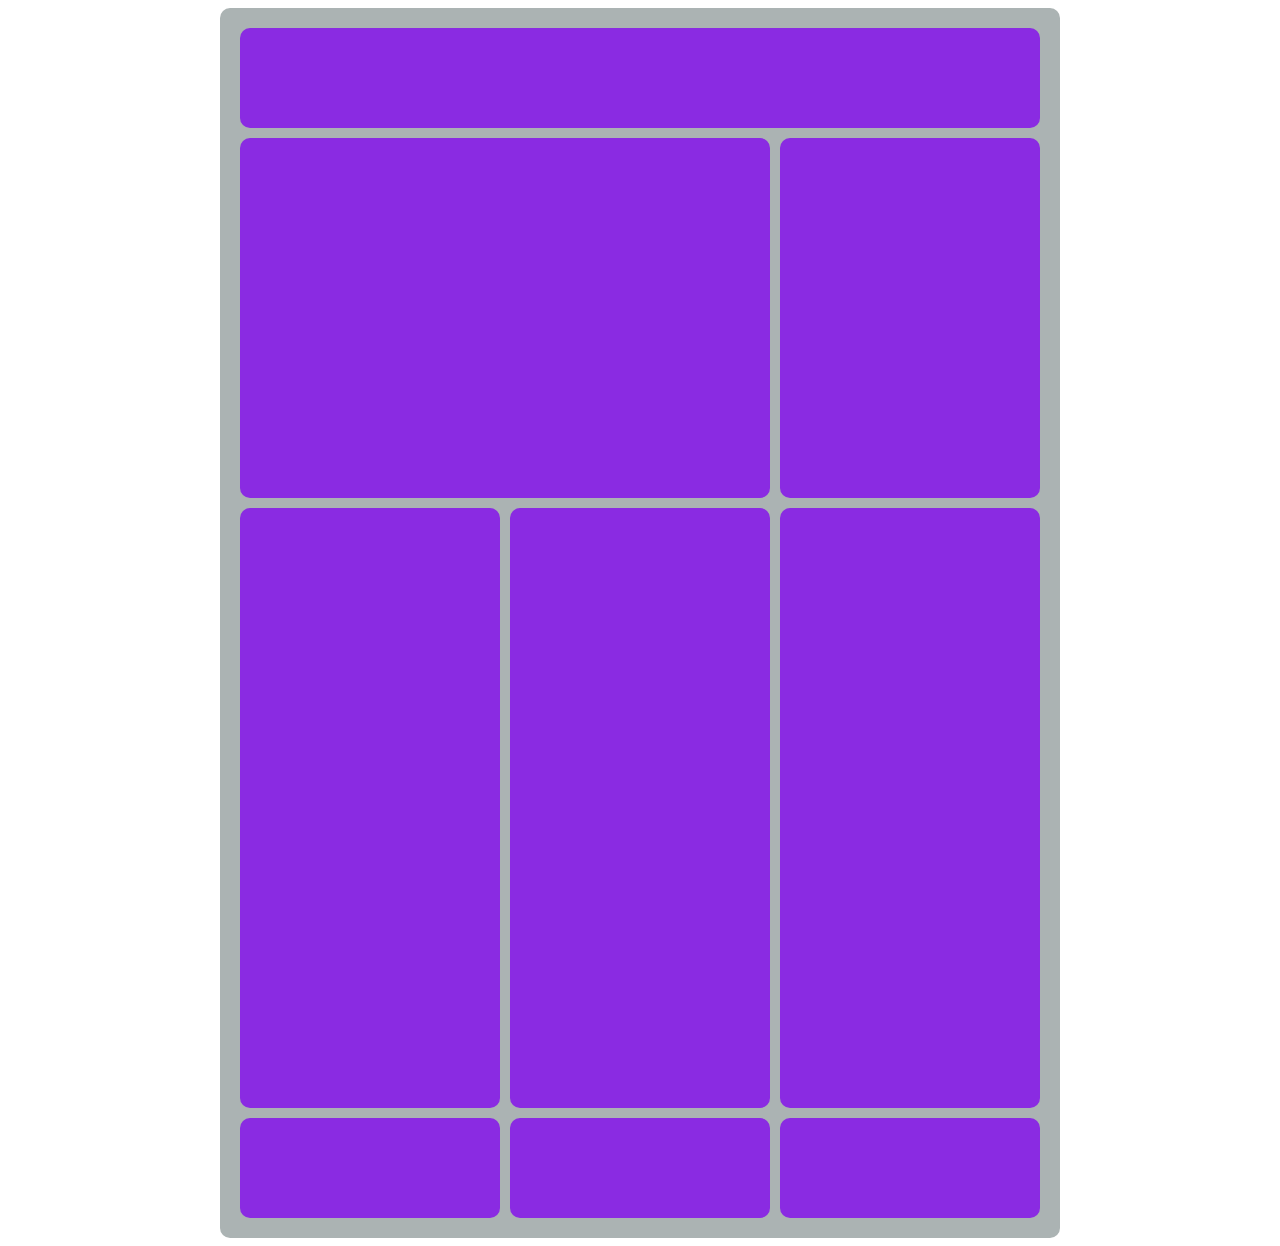
<file: Gamming App/Html/grid_demo.html>
<!DOCTYPE html>
<html lang="en">
<head>
    <meta charset="UTF-8">
    <meta name="viewport" content="width=device-width, initial-scale=1.0">
    <title>Grid</title>
    <link rel="stylesheet" href="grid.css">
</head>
<body>
    <div class="parent_container">
        <div class="child-container"></div>
        <div class="child-container"></div>
        <div class="child-container"></div>
        <div class="child-container"></div>
        <div class="child-container"></div>
        <div class="child-container"></div>
        <div class="child-container"></div>
        <div class="child-container"></div>
        <div class="child-container"></div>

    </div>
</body>
</html>
</file>
<file: colorlib/css/style.css>
*{
    margin: 0;
    padding: 0;
}
.top{
    background-color: #030712;
    width: 100vw;
    height: 60px;
    display: flex;
    justify-content: space-between;
    position: fixed;
    top: 0;
    z-index: 2;
}
.left{
    display: flex;
    align-items: center;
}
.inner-left{
    width: 163px;
    height: 59px;
    display: flex;
    justify-content: center;
    align-items: center;
}
.inner-left img{
    width: 123px;
    height: 30px;
}
.inner-right{
    width: 171px;
    height: 59px;
    background-color: rgba(14, 13, 13, 0.836);
    display: flex;
    justify-content: center;
    align-items: center;
}
.inner-right a{
    text-decoration: none;
    color: #dddee0cc;
}
.right{
    width: 350px;
    display: flex;
    justify-content: space-evenly;
    align-items: center;
}
.right div{
    margin: 0;
    padding: 0;
    width: 60px;
    height: 60px;
    border-left: 1px solid #b3b1b1cc;
    display: flex;
    align-items: center;
    justify-content: center;
    font-size: 20px;
    color: #b3b1b1cc;
}
#cart-logo{
    background-color: lawngreen;
}
.right-options :hover{
    color: white;
}
#heart :hover{
    color: red;
}
#cart-logo:hover{
    background-color: rgba(14, 13, 13, 0.836) ;
}

header{
    height: 30px;
    display: flex;
    width: 100vw;
    justify-content: center;
    align-items: center;
    background-color: blueviolet;
    color: white;
    font-weight: bold;
    margin-top: 60px;
    position: relative;

}
nav{
    height: 64px;
    display: flex;
    width: 100vw;
    justify-content: space-around;
    align-items: center;
    background-color: rgba(0, 0, 0);
    position: sticky;
    top: 60px;
    z-index: 2;
    border-top: 1px solid #968b8a62;
}
#logo-icon{
    font-size: 24px;
    color: rgb(199, 101, 142);
}
.icone-div{
    height: 64px;
    margin: 20px;
    display: flex;
    justify-content: flex-start;
    align-items: center;
    gap: 20px;
}
.links{
    width: 400px;
    height: 64px;
}

.links > ul {
    width: 370px;
    height: 64px;
    display: flex;
    align-items: center;
    justify-content: space-around;
    list-style: none;
    
}
.links a:hover{
    color: #C026D3;
}
h1{
    color: azure;
    text-decoration: underline  sandybrown;
    font-size: 24px;
}

a{
    text-decoration: none;
    font-size: 14px;
    font-weight: 800;
    color: azure;
}
.right-options{
    width: 200px;
    display: flex;
    justify-content: space-evenly;
    font-size: 24px;
    color: azure;
}
.right-options i{
    width: 35px;
    height: 35px;
    display: flex;
    align-items: center;
    justify-content: center;
}
.right-options i:hover{
    
    background-color: #968b8a5e;
    border-radius: 5px;

}
.hero_section{
    background-image: url('../assets/background_image.jpg');
    background-size: cover;
    background-repeat: no-repeat;
    
}

.bg_color{
    background: linear-gradient(90deg, #214061e0, #4d4b4527);
    padding: 80px 80px 0px 80px;
}
.bg_color > .bg_color-inner{
    display: flex;
    flex-direction: column;
    gap: 25px;
}
h4{
    width: 250px ;
    height: 30px;
    background-color: rgba(128, 128, 128, 0.596);
    color: azure;
    border-radius: 15px;
    display: flex;
    justify-content: center;
    align-items: center;
}
.main-heading{
    width: 420px;
    font-size: 64px;
    text-decoration: none;

}
strong{
    color: #e879f9;
}
.main-description{
    width: 450px;
    font-size: 18px;
    color: white;
}
.buttons{
    display: flex;
    gap: 15px;
}
button{
    width: 215px;
    height: 60px;
    background-color: #C026D3;
    border: none;
    border-radius: 5px;
}
button:hover{
    box-shadow: 0 0 10px #C026D3 ;
}
.button2{
    width: 215px;
    height: 60px;
    background-color: #5f5f5f69;
    backdrop-filter: blur(10px);  
    -webkit-backdrop-filter: blur(10px); 
    border: 2px solid azure;
    border-radius: 5px;
}
.review{
    height: 150px;
    display: flex;
    justify-content: space-between;
    align-items: center;

}


.reviews-left{
    width: 500px;
    height: 100px;
    display: flex;
    justify-content: space-between;
    align-items: center;
    /* gap: 25px; */
    margin-top: 25px;
    border-top: 1px solid #968B8A;
}
.reviews-left span{
    height: 50px;
    border-left: 1px solid #968B8A;
}
.stat-item{
    width: 130px;
    height: 100px;
    display: flex;
    flex-direction: column;
    justify-content: center;
    align-items: flex-start;
    
    
}
.stat-item> h3{
    font-size: 30px;
    color: white;
}
.stat-item > p{
    font-size: 14px;
    color: rgb(155, 147, 147);
    
}


.quick-shop{
    display: flex;
    flex-direction: column;
    justify-content: space-between;
    gap: 20px;
}
.quick-shop-inner{
    width: 250px;
    height: 80px;
    background-color: #5f5f5f96;
    backdrop-filter: blur(10px);       /* blur effect */
    border-radius: 10px;
    display: flex;
    justify-content: center;
    align-items: center;
    gap: 25px;
}
.quick-logo{
    width: 48px;
    height: 48px;
    font-size: 48px;
}
.offer{
    font-size: 16px;
    color: white;
}
.offer-descption{
    font-size: 14px;
    color: rgb(155, 147, 147);
}
.scroll{
    display: flex;
    flex-direction: column;
    align-items: center;
    gap: 20px;
    font-size: 20px;
    font-weight: 700;
    color: #968B8A;
}

.scroll:hover{
    color: azure;
}
#down-angle{
    animation: float 1s ease-in-out infinite alternate;
}

@keyframes float{
    from{
        transform: translateY(0);
    }
    to{
        transform: translateY(-7px);
        color: white;
    }
}


.facilities{
    width: 100vw;
    height: 200px;
    background-color: #030712;
    display: flex;
    justify-content: space-around;
    align-items: center;
    border-bottom: 1px solid #968B8A;
}

.facilities-options{
    width: 233px;
    height: 108px;
    color: white;
    display: flex;
    gap: 10px;
}
.facilities-icon{
    width: 48px;
    height: 48px;
    font-size: 24px;
    color: #C026D3;
    background-color: #968b8a3b;
    border-radius: 10px;
    display: flex;
    justify-content: center;
    align-items: center;
}
.facilities-descriptions{
    width: 169px;
    height: 108px;
}
.facilities-h3{
    width: 169px;
    min-height: 24px;
}
.facilities-p{
    width: 169px;
    height: 80px;
    font-size: 14px;
    color: rgb(200, 207, 207);
}

.products{

    background-color: #030712;
    display: flex;
    flex-direction: column;
    align-items: center;


}
.cards{
    width: 1100px;
    display: flex;
    flex-wrap: wrap; 
    justify-content: space-around;
    gap: 25px;
}
.headings{
    padding-top: 80px;
    padding-bottom: 40px;
    width: 1100px;
    display: flex;
    justify-content: space-between;
    align-items: center;
}
.headings-left h2{
    color: white;
    font-size: 36px;
}
.headings-left p{
    color: #968B8A;
}
.headings-right a{
    color: #C026D3;
    font-size: 16px;
    transition: all 0.3s ease;
}

#arrow-right{
    transition: transform 0.3s ease;
}
.headings-right:hover #arrow-right {
    transform: translateX(5px);
    color: #D4AF37;
}





/*Styling card*/
.card{
    width: 239px;
    height: 440px;
    display: flex;
    flex-direction: column;
    gap: 10px;
    /* background-color: #C026D3; */
    /* flex: 0 0 25%; */
}


.image-container{
    width: 239px;
    height: 318px;
    border-radius: 10px;
    position: relative;
    overflow: hidden;
}

.seller-detail{
   color: white;
   position: absolute;
   top: 15px;
   left: 15px;
   display: flex;
   flex-direction: column;
   gap: 8px;
   z-index: 1;
}

.seller{
    width: 77px ;
    height: 25px;
    background-color: #FE9A00;
    font-size: 12px;
    display: flex;
    align-items: center;
    justify-content: center;
    border-radius: 20px;
}
.discount{
    width: 77px ;
    height: 25px;
    background-color: #FB2C36;
    font-size: 12px;
    display: flex;
    align-items: center;
    justify-content: center;
    border-radius: 20px;
    
}
#pic{
    width: 239px;
    height: 318px;
    border-radius: 10px;

    transition: transform 0.3s ease;
}
.products .card:nth-child(1):hover #pic{
  content: url("../assets/clothes1.1.jpg");
}

.image-container:hover #pic{
    transform: scale(1.1);
}
.card:hover .pic-add-to-cart{
    visibility: visible;
}
.pic-add-to-cart{
    width: 200px;
    height: 40px;
    position: relative;
    bottom: 60px;
    display: flex;
    justify-content: space-between;
    align-items: center;
    margin: auto;
    visibility: hidden;
}
.add-to-cart{
    width: 140px;
    height: 40px;
    display: flex;
    justify-content: center;
    align-items: center;
    background-color: white;
    border-radius: 7px;
}
.cart-like{
    width: 40px;
    height: 40px;
    display: flex;
    justify-content: center;
    align-items: center;
    background-color: white;
    border-radius: 7px;
}
.products-details{
    width: 100%;
    display: flex;
    flex-direction: column;
    gap: 10px;
}
.product-category{
    color: #968B8A;
    display: flex;
    justify-content: space-between;
    font-size: 14px;
}
.product-category i{
    color: #D4AF37;
}
.product-name{
    color: white;
    font-size: 24px;
}
.product-name :hover{
    color: #C026D3;
}

.price{
    display: flex;
    gap: 10px;
}
.price > span:first-child{
    color: white;
}
.price > span:nth-child(2){
    color: #968B8A;
    text-decoration: line-through;
}
.available-varieties{
    width: 100%;
}
.variety{
    display: inline-block;
    width: 16px;
    height: 16px;
    border: 1px solid #968B8A;
    border-radius: 50%;

}


/* Shop by categories  */
.shop-by-category{
    width: 100vw;
    background-color: #101828;
    display: flex;
    flex-direction: column;
    align-items: center;
    gap: 40px;
    padding-top: 40px;
}

.shop-by-category-headings h2{
    font-size: 48px;
    color: white;
}
.shop-by-category-headings p{
    font-size: 16px;
    color: #968B8A;
}
.shop-by-category-items{
    width: calc(100vw - 100px);
    /* height: 200px; */
    /* background-color: #C026D3; */
    display: grid;
    grid-template-columns: repeat(3, 1fr);
    gap: 20px  ;
}
.big-item{
    grid-row: span 2;
    position: relative;
    overflow: hidden;
    border-radius: 15px;
}
.big-item img{
    width: 100%;
    height: 100%;
    object-fit: cover;
    position: relative;
    
}
.bottom-color{
    width: 100%;
    height: 100%;
    position: absolute;
    top: 0;
    left: 0;
    background: linear-gradient(to top, rgba(0,0,0,0.8), transparent);
    
}
.item-qty{
    font-size: 14px;
    color: white;
}
.big-details{
    position: absolute;
    bottom: 30px;
    left: 10px;
    display: flex;
    flex-direction: column;
    gap: 10px;
}
.big-item:hover img{
    transform: scale(1.1);
    transition: all 0.5s ease-in;
}
.big-item:hover .shop-now{
    visibility: visible;
    transition: all 0.5s ease-in;
}

.shop-now{
    visibility: hidden;
    color: white;
    transition: transform 1s ease-in-out;
    font-size: 18px;
}

.big-item:hover #arrow-right1{
    
    transform: translateX(10px);
    color: white;
}
.items-types{
    color: white;
    font-size: 20px;
}

.minor-item img{
    width: 100%;
    height: 100%;
    object-fit: cover;
}


/* Section New Arival */
.new-arrival{
    
    background-color: #101828;
    padding-left: 80px;
    padding-bottom: 80px;
}
.seasonsale{
    box-sizing: border-box;
    background-color: #C026D3;
    padding: 20px;
    width: 100vw;
    display: flex;
    flex-direction: column;
    align-items: center;
}
.seasoncards{
    width: 90%;
    
}
.season{
    width: 279px;
    height: 480px;
    background-color: #101828;
    display: flex;
    justify-content: center;
    align-items: center;
    border-radius: 10px;
}
.time-limit{
    width:180px;
    height: 33px;
    background-color: #C550D4;
    display: flex;
    justify-content: center;
    align-items: center;
    gap: 10px;
    color: white;
    border-radius: 16px;
}
.time-limit p{
    color: white;
    font-size: 16px;
}
.season-right-headings{
    width: 177px;
    height: 48px;
    background-color: white;
    border-radius: 10px;
    display: flex;
    justify-content: center;
    align-items: center;
}
.season-headings{
    width: 90%;
}
.season-timer{
    width: 90%;
    display: flex;
    justify-content: center;
    align-items: center;
    color: white;
    gap: 40px;
    padding-top: 40px;
}
.onetime{
    display: flex;
    flex-direction: column;
    gap: 20px;
    justify-content: center;
    align-items: center;
}
.onetime div{
    width: 48px;
    height: 48px;
    background-color: #AA49B4;
    font-size: 30px;
    display: flex;
    align-items: center;
    justify-content: center;
    border-radius: 8px;
}


/* Customers review section */
.customers-reviews{
    width: 90vw;
    background-color: #030712 ;
    display: flex;
    flex-direction: column;
    align-items: center;
    padding: 80px;
    gap: 80px;
}

.customer-reviews-heading{
    display: flex;
    flex-direction: column;
    align-items: center;
    gap: 20px;
}
.customer-reviews-heading > h2{
    color: white;
    font-size: 30px;
}
.customer-reviews-heading > p{
    color: #968B8A;
    font-size: 16px;
    
}
.customer-reviews-cards{
    display: flex;
    gap: 20px;
}
.review-card{
    box-sizing: border-box;
    width: 372px;
    height: 222px;
    background-color: #101828;
    color: white;
    padding: 24px;
    display: flex;
    flex-direction: column;
    gap: 20px;
    border-radius: 20px;
    border: 1px solid #968b8a60;
}
.stars{
    color: #D4AF37;
}
#customer-profile{
    width: 48px;
    height: 48px;
    border-radius: 24px;
}
.reviewer-details{
    display: flex;
    justify-content: space-between;
    align-items: center;
}
.reviewer-details-left{
    display: flex;
    gap: 20px;
    align-items: center;
}
.reviewer-details-right{
    width: 100px;
    height: 24px;
    display: flex;
    align-items: center;
    justify-content: center;
    gap: 10px;
    background-color: #0F2A29;
    color: green;
    border-radius: 12px;
}
.security-partners{
    border-top: 1px solid #968b8a56;
    height: 100px;
    width: 100%;
    color: white;
    display: flex;
    justify-content: center;
    align-items: center;
    font-size: 24px;
    gap: 25px;
}
.reviewer-partner{
    display: flex;
    gap: 10px;
    justify-content: center;
    align-items: center;
}


/* First order Section */
.first-order{
    width: 100vw;
    height: 80vh;
    background:
    radial-gradient(circle at 10% 10%, rgba(255, 187, 0, 0.25), transparent 40%),
    radial-gradient(circle at 85% 70%, rgba(201, 29, 207, 0.35), transparent 40%),
    linear-gradient(90deg, #0b1220, #0a1930);
    overflow: hidden;
    display: flex;
    gap: 30px;
    justify-content: center;
    align-items: center;
}

.first-order-left{
    width: 45%;
    height: 80%;
    /* background-color: aquamarine; */
    display: flex;
    flex-direction: column;
    justify-content: center;
    gap: 20px;
}
.first-order-left> h2{
    color: white;
    font-size: 36px;
}
.first-order-left >p{
    color: white;
    font-size: 18px;
}
.input-button{
    height: 58px;
    width: 100%;
    display: flex;
    justify-content: space-between;
    align-items: center;

}
.input-button > input{
    height: 54px;
    width: 65%;
    font-size: 24px;
    border-radius: 5px;
    padding-left: 20px;
    background-color: transparent;
    border: none;
    border: 1px solid #968b8a57;

}
.condition{
    font-size: 18px;
    color: #968b8a63;
}
.input-button > button{
    width: 30%;
    height: 58px;
}


.first-order-right{
    width: 48%;
    height: 90%;
    display: grid;
    grid-template-columns: repeat(2, 1fr); /* 2 equal columns */
    row-gap: 30px;
    column-gap: 30px;
  /* gap: 25px; */

}
.first-order-offers{
    /* width: 45%;
    height: 45%; */
    display: flex;
    flex-direction: column;
    gap: 10px;
    padding: 20px;
    background-color: #0307122f;
    backdrop-filter: blur(20px);
    border-radius: 10px;
}
.first-order-offers > i{
    width: 48px;
    height: 48px;
    border-radius: 10px;
    display: flex;
    align-items: center;
    justify-content: center;
    font-size: 24px;
}
.first-order-offers > h3{
    color: white;
}
.first-order-offers > p{
    font-size: 14px;
    color: #968b8abd;
}

/* News letter Section */
.newsletter{
    box-sizing: border-box;
    width: 100vw;
    height: 120px;
    background-color: #101828;
    display: flex;
    justify-content: center;
    align-items: center;
    padding: 80px 80px;
    gap: 100px;
    border-bottom: 1px solid #968b8a3a;

}
.newsletter-left{
    color: white;
    width: 50%;
    font-size: 20px;
}
.newsletter-left > p{
    color: #968B8A;
    font-size: 18px;
}
body{
    background-color: #101828;
}

/* footer Styling */
footer{
    background-color: #101828;
    margin-top: 0px;
    display: flex;
    justify-content: center;
    align-items: center;
    gap: 40px;
}

.social-details{
    width: 224px;
    height: 244px;
    color: #968B8A;
    display: flex;
    flex-direction: column;
    gap: 15px;
    padding: 20px;
}
.social-icon-div{

    margin: 0;
}
.social-icons{
    display: flex;
    gap: 20px;
    font-size: 20px;
}
.footer-div-parent{
    display: flex;
    gap: 40px;
}
.footer-div{
    width: 224px;
    height: 244px;
    display: flex;
    flex-direction: column;
    gap: 10px;
    color: white;
}
.footer-div ul{
    display: flex;
    flex-direction: column;
    gap: 10px;
}
.footer-div li{
    color: #968B8A;
    list-style: none;
}
.footer-div>li{
    color: #AA49B4;
}
.footer-div a{
    color: #968B8A;
}
.footer-div a:hover{
    color: #AA49B4;
}

/* reserve */
.reserve{
    box-sizing: border-box;
    width: 100%;
    height: 70px;
    background-color: #101828;
    display: flex;
    justify-content: space-between;
    align-items: center;
    padding: 0 80px;
    border-top: 1px solid #968b8a52;
    color: #968B8A;
}
.terms-cards{
    display: flex;
    justify-content: flex-end;
    align-items: center;
    gap: 20px;
}
.terms{
    display: flex;
    justify-content: center;
    gap: 20px;
    align-items: center;
}
.debitcards{
    display: flex;
    justify-content: flex-end;
    gap: 20px;
}
.terms>p:hover{
    color: white;
    font-size: 18px;
}
.debitcards > img{
    width: 40px;
    height: 30px;
    border-radius: 5px;
}
</file>
<file: other Issue Asignments/form.css>
*{
    padding: 0;
    margin: 0;
    box-sizing: border-box;
}
body{
    display: flex;
    justify-content: center;
    flex-direction: column;
    align-items: center;
    padding: 40px;
    background-color: #F9FAFB;
    font-family: 'Inter' , sans-serif;
    gap: 20px;
}
form{
    width: 50vw;
    /* height: max-content; */
    display: flex;
    justify-content: center;
    flex-direction: column;
    align-items: center;
    background-color: #FFFFFF;
    gap: 10px;
    color: #404A59;
    padding: 20px ;
    
}
form:hover{
    box-shadow: 2px 2px 10px 10px rgba(128, 128, 128, 0.445); 
}
.peronal-information{
    width: 100%;
    /* background-color: blue; */
    display: flex;
    justify-content: space-between;
    align-items: center;

}
input{
    width: 100%;
    height: 40px;
    padding-left: 10px;
    border: 1px solid #a1a1a159;
    border-radius: 5px;
    font-size: 1.3rem;
    
}
input:focus{
    /* border: 1px solid #dcd9d959; */
    outline-color: rgba(128, 128, 128, 0.43);
}

h2{
    align-self: flex-start;
}
.info-group{
    width: 48%;
    display: flex;
    flex-direction: column;
    gap: 5px;
}
textarea{
    width: 100%;
    font-size: 1.3rem;
}
input[type="checkbox"] {
    width: 20px;   /* default is ~16px */
    height: 20px;
    cursor: pointer;
}
input[type="radio"] {
    width: 20px;   /* default is ~16px */
    height: 20px;
    cursor: pointer;
}
span{
    display: flex; 
    align-items: center; 
    justify-content: flex-start;
    gap: 10px; 
}

button{
    align-self: flex-end;
    width: 250px;
    height: 50px;
    background-color: rgba(0, 0, 255, 0.709);
    border-radius: 6px;
    font-size: 24px;
    color: #FFFFFF;
}
button:hover{
    background-color: blue;

}
</file>
<file: Gamming App/Html/grid.css>
body{
    display: flex;
    justify-content: center;
    align-items: center;
    
}
.parent_container{
    display: grid;
    grid-template-columns: 1fr 1fr 1fr;
    gap: 10px;
    width: 800px;
    background-color: rgb(171, 179, 179);
    padding: 20px;
    border-radius: 10px;
}
.child-container{
    background-color: blueviolet;
    min-height: 100px; /* This makes the boxes visible! */
    border-radius: 10px;
}
.child-container:first-child{
    grid-column: span 3;
}
.child-container:nth-child(2){
    grid-column: span 2;
    height: 359.656px;
}
.child-container:nth-child(4){
    height: 600.656px;
}
</file>
